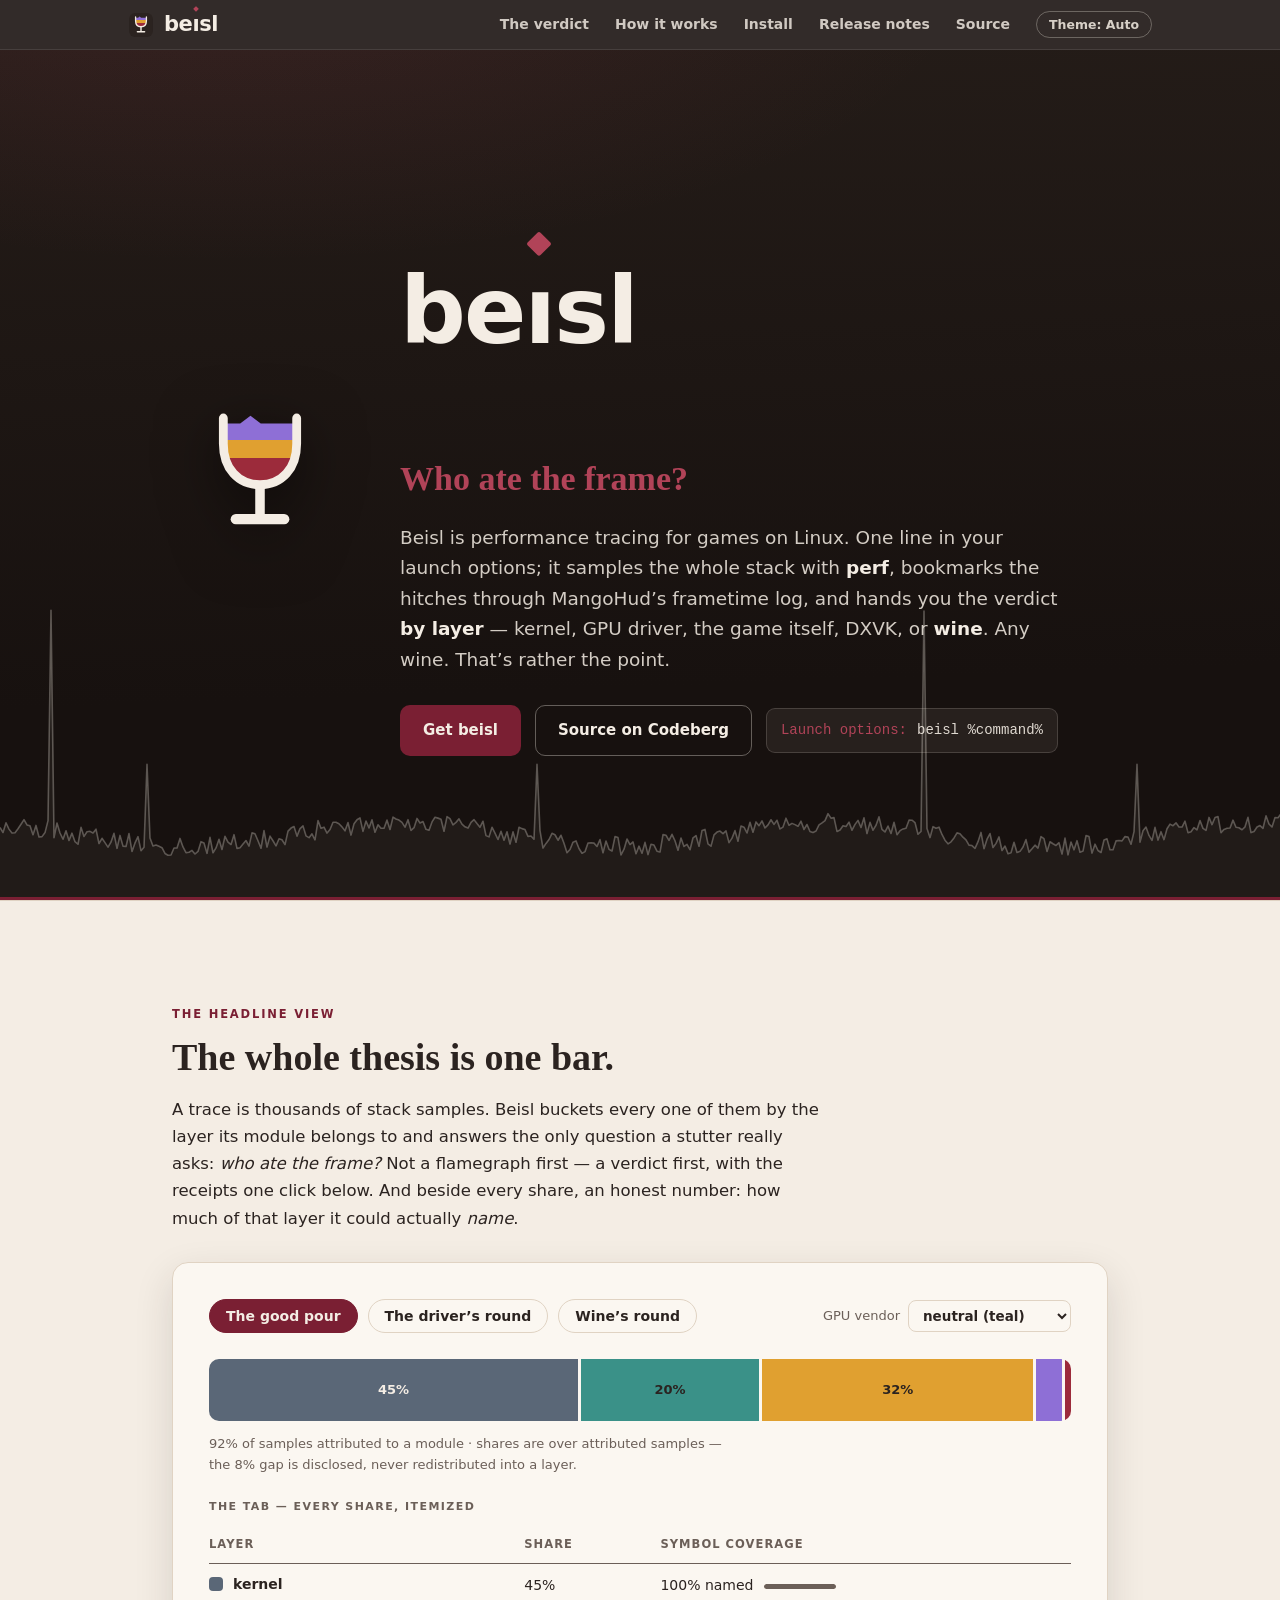
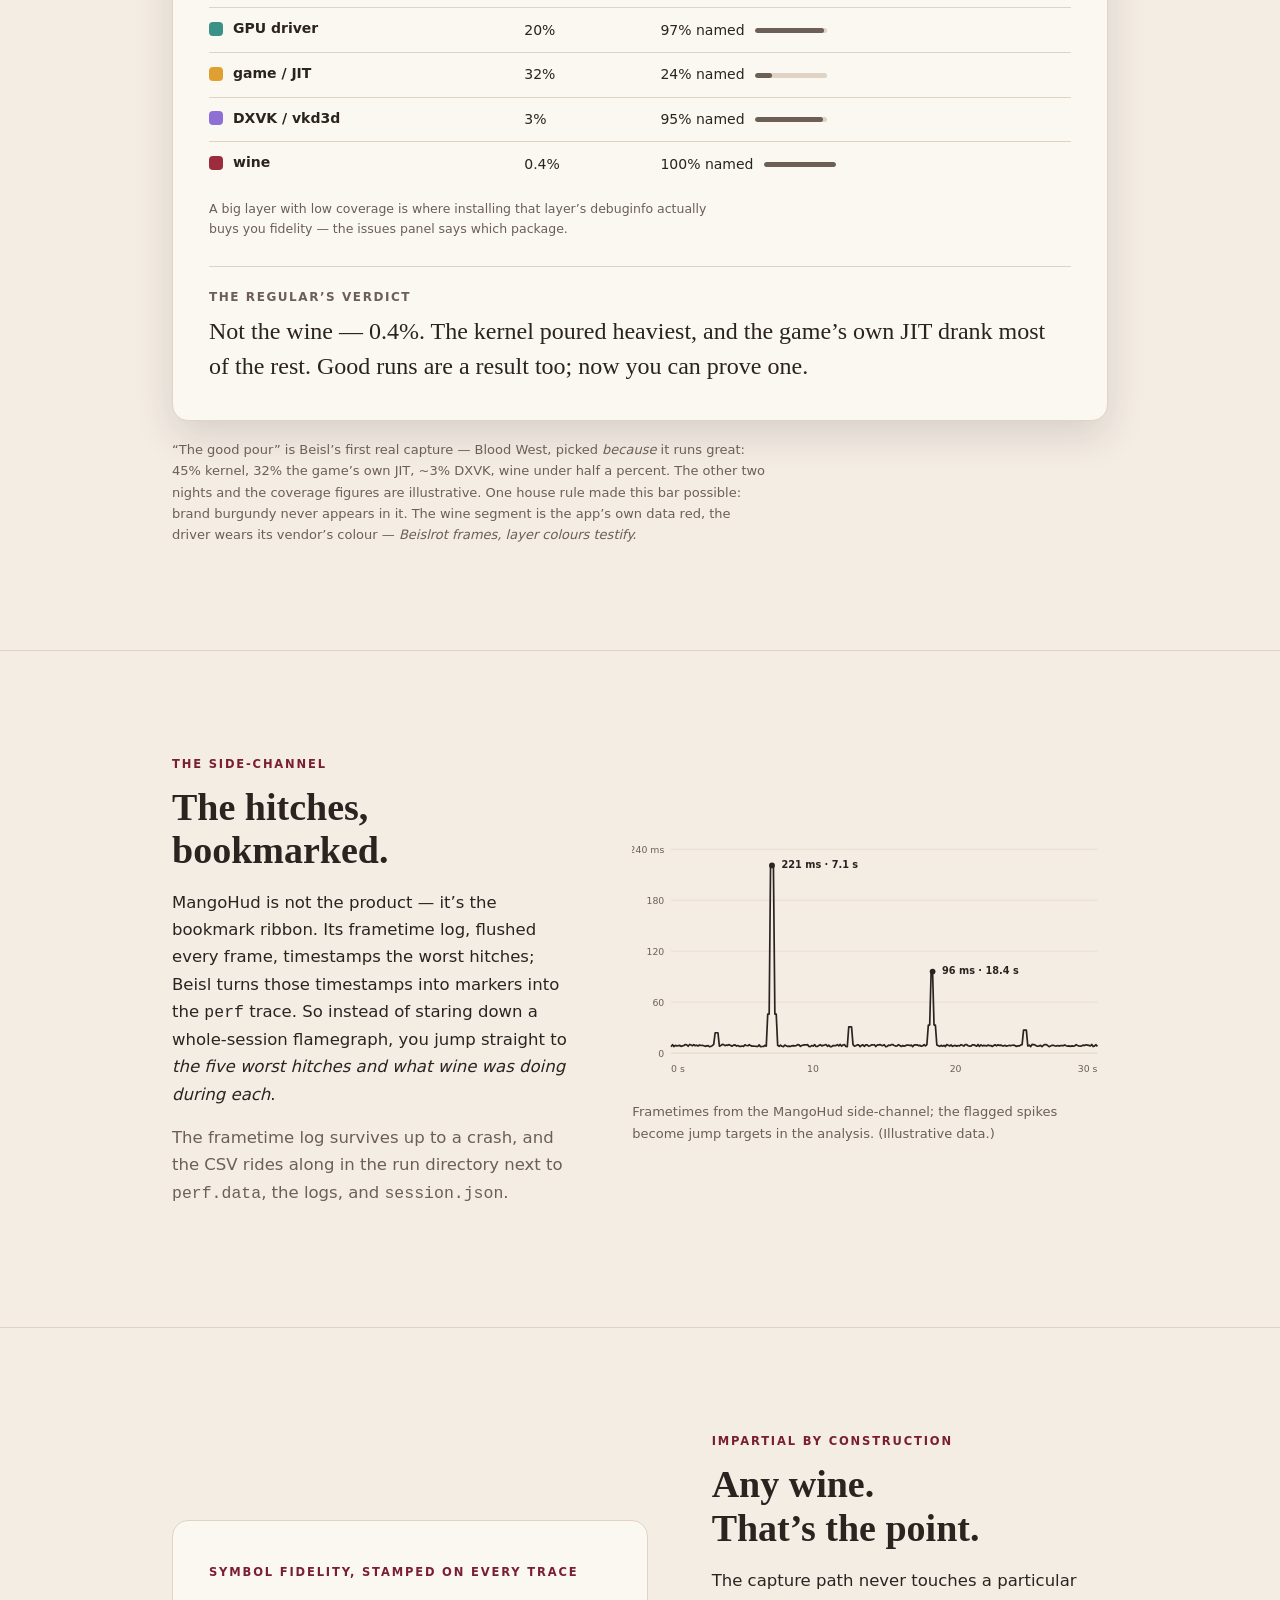
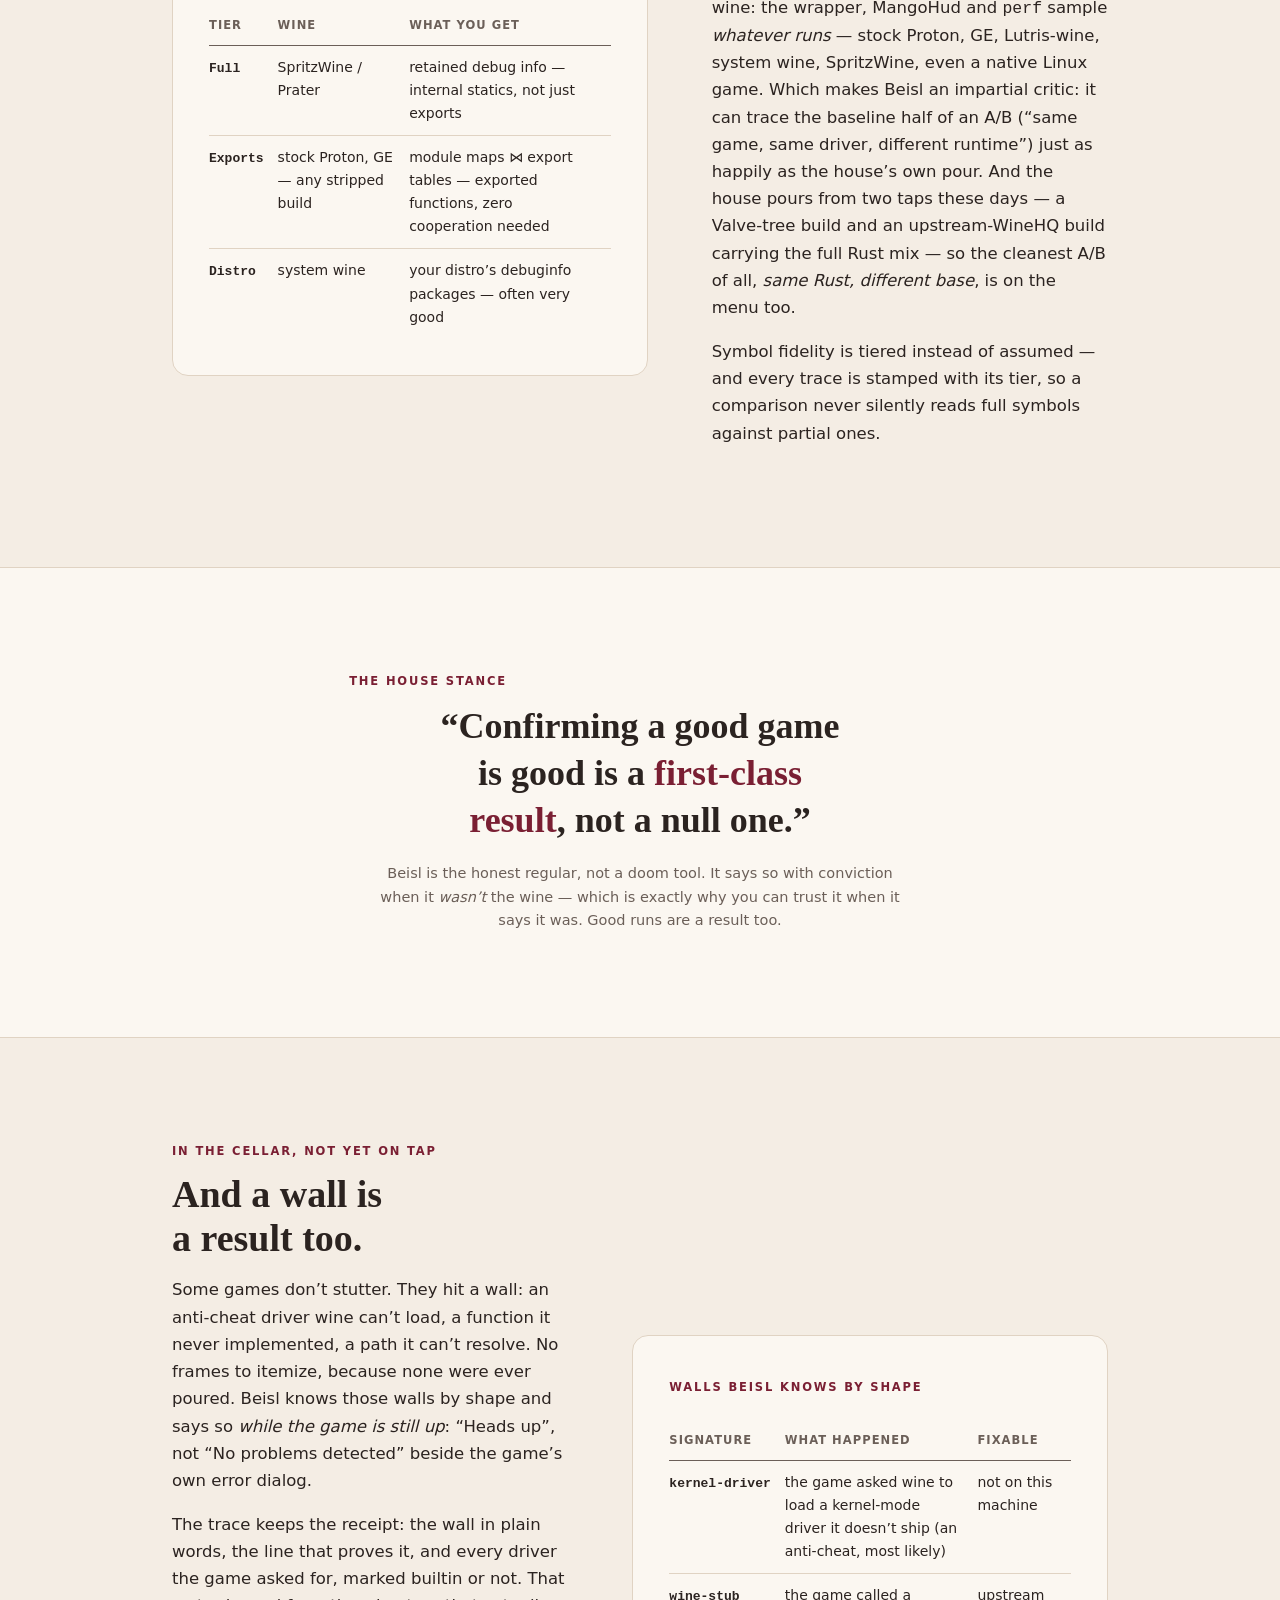
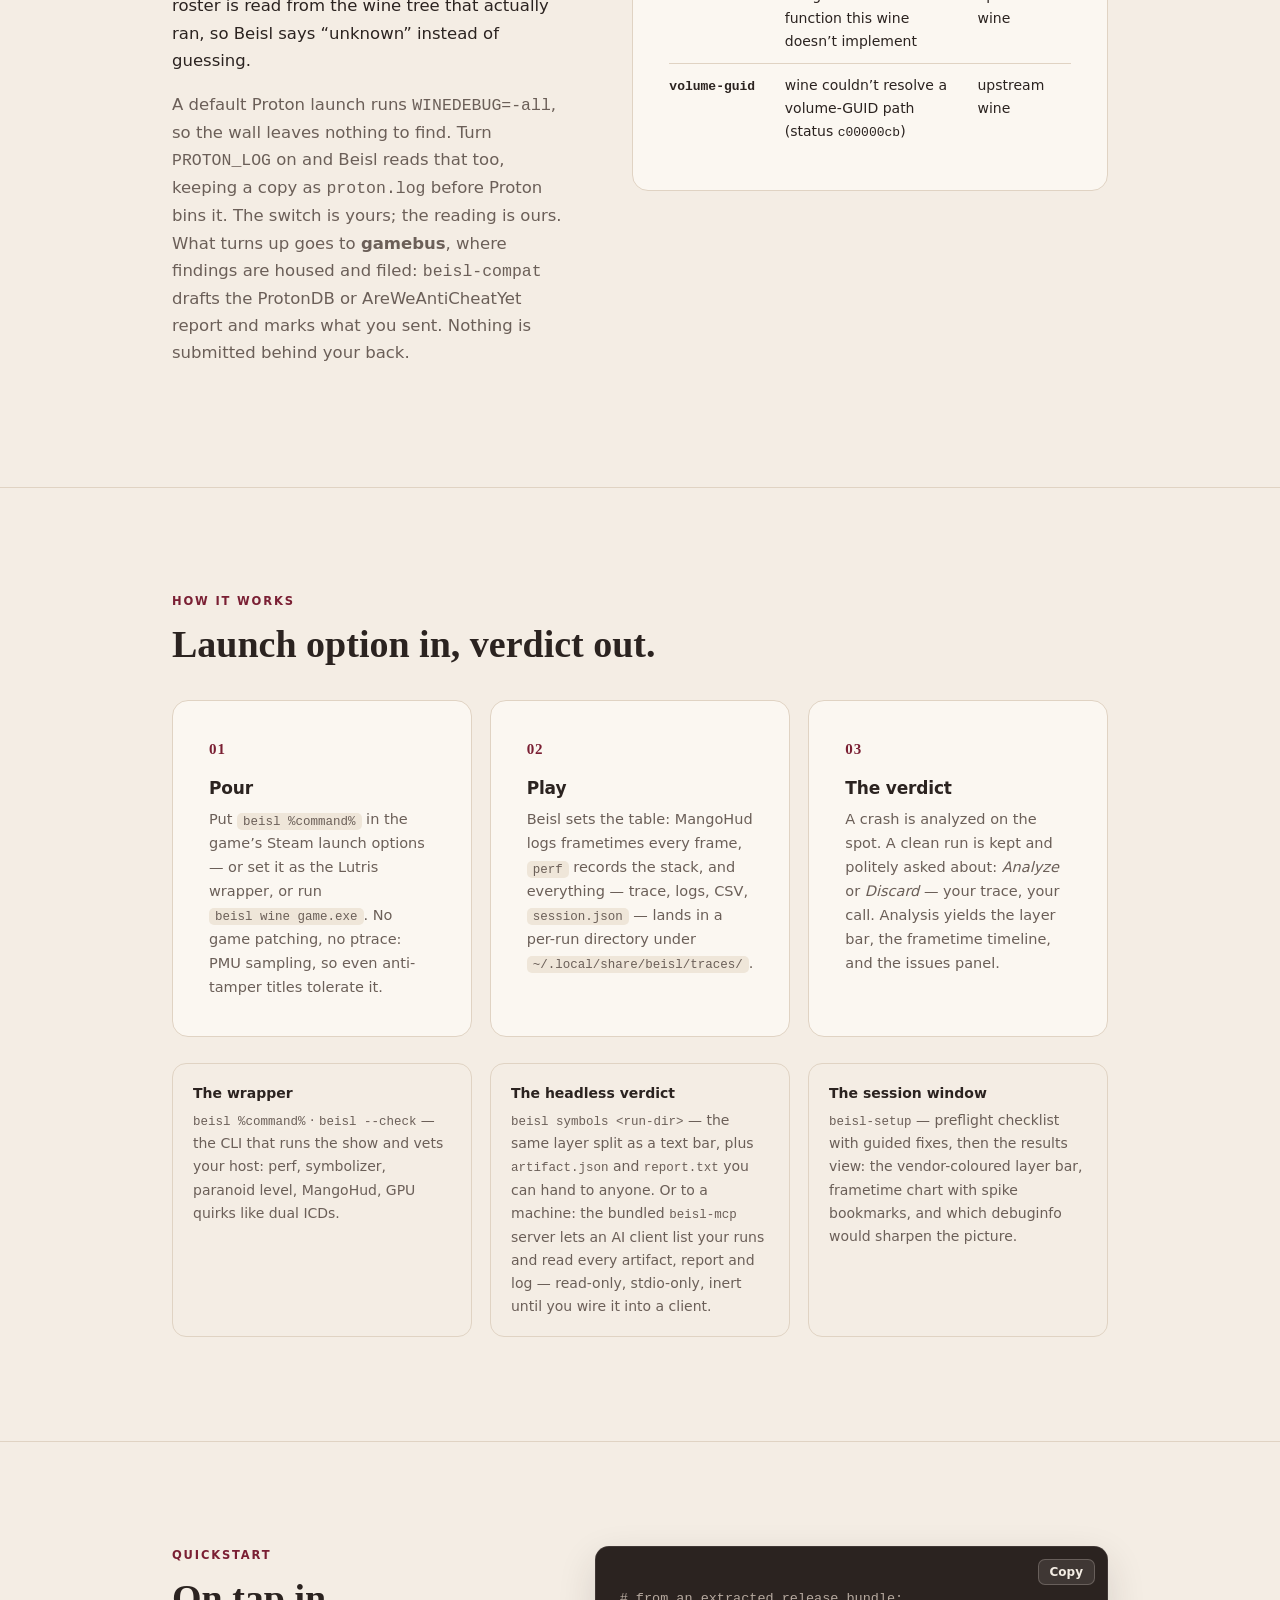
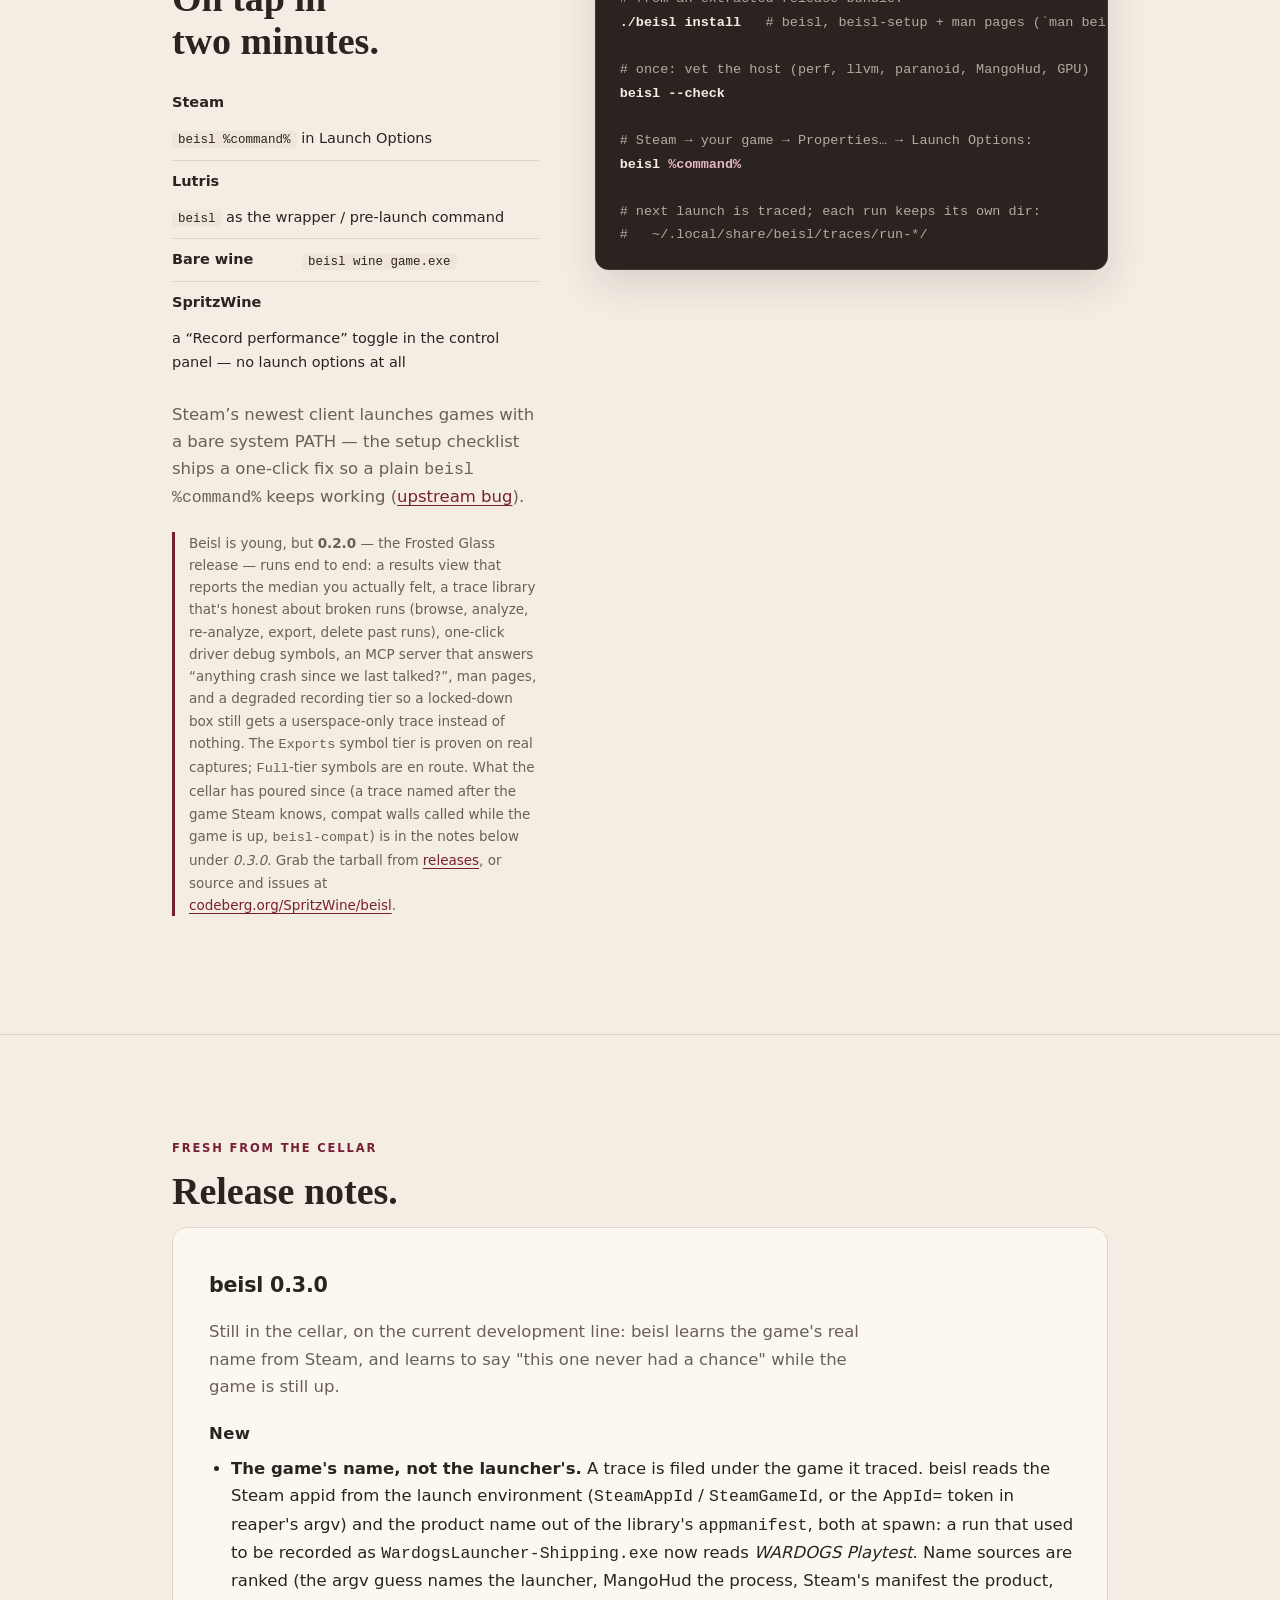
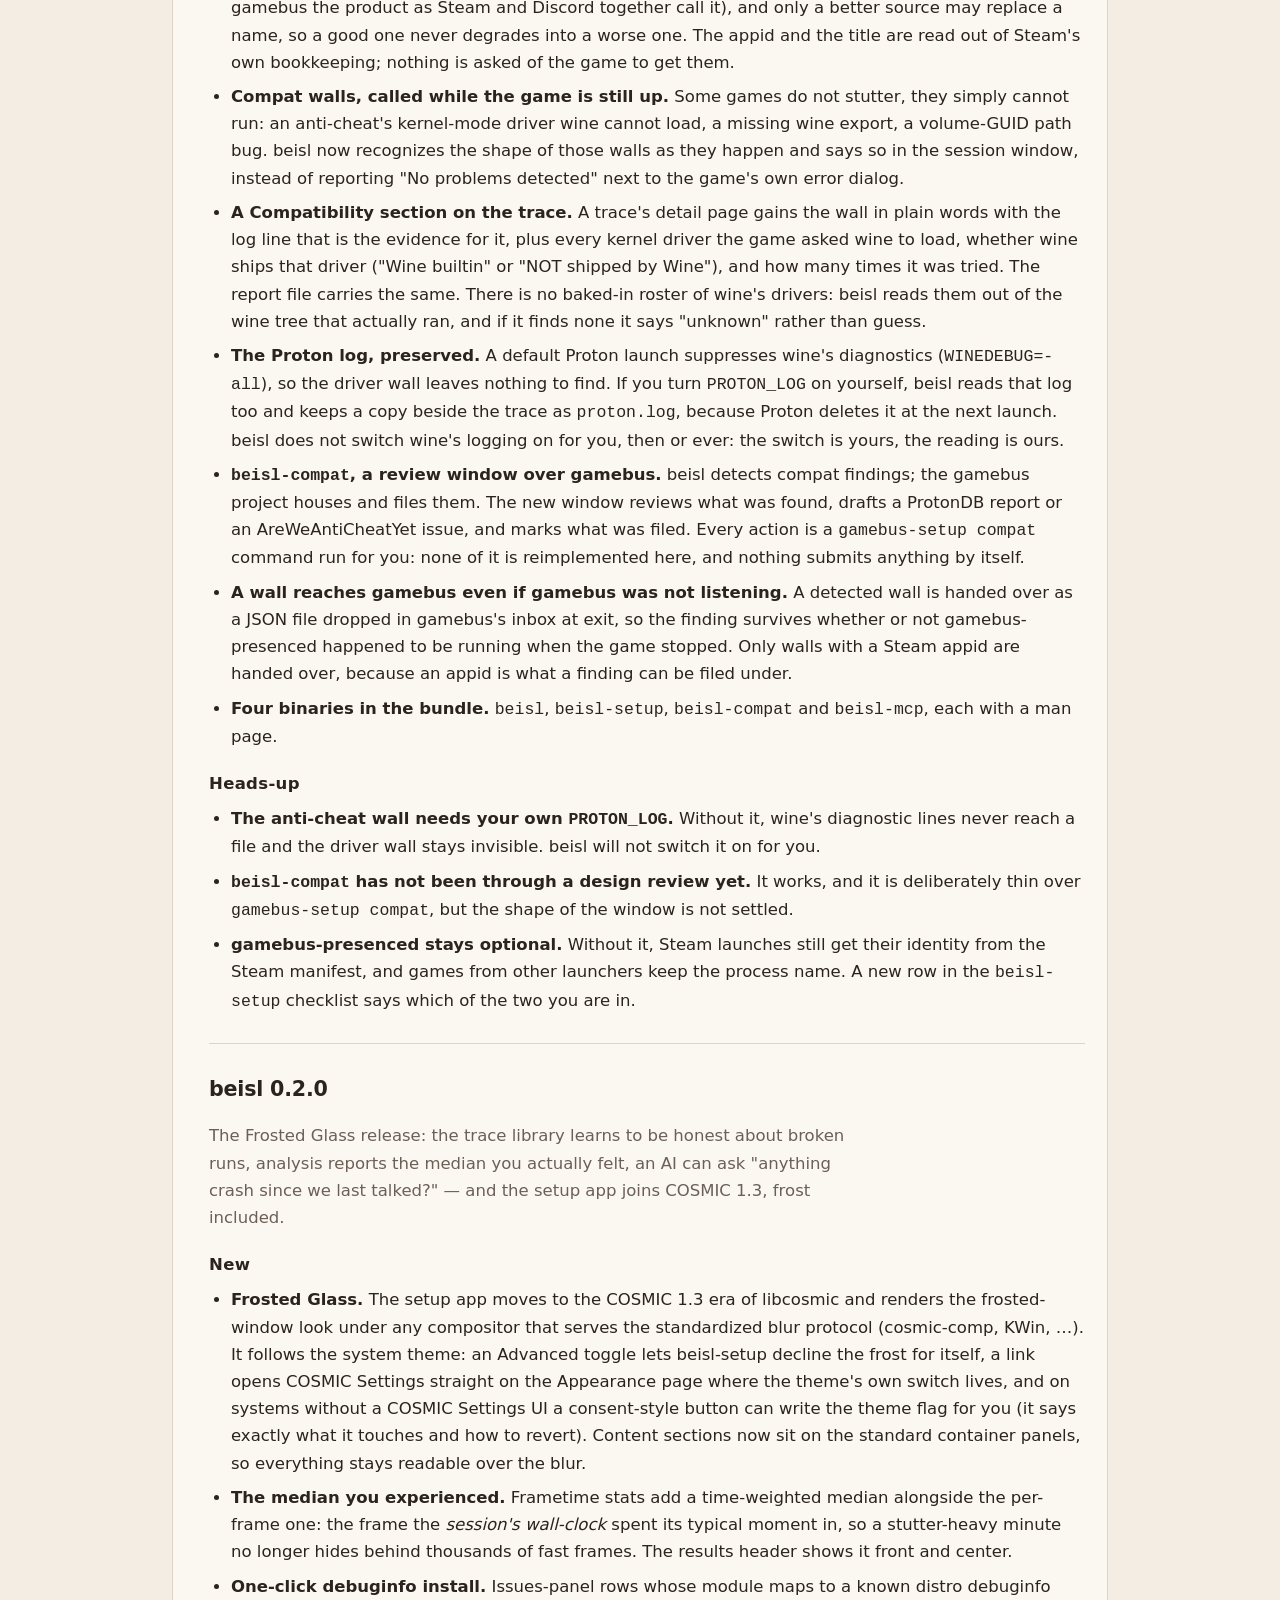
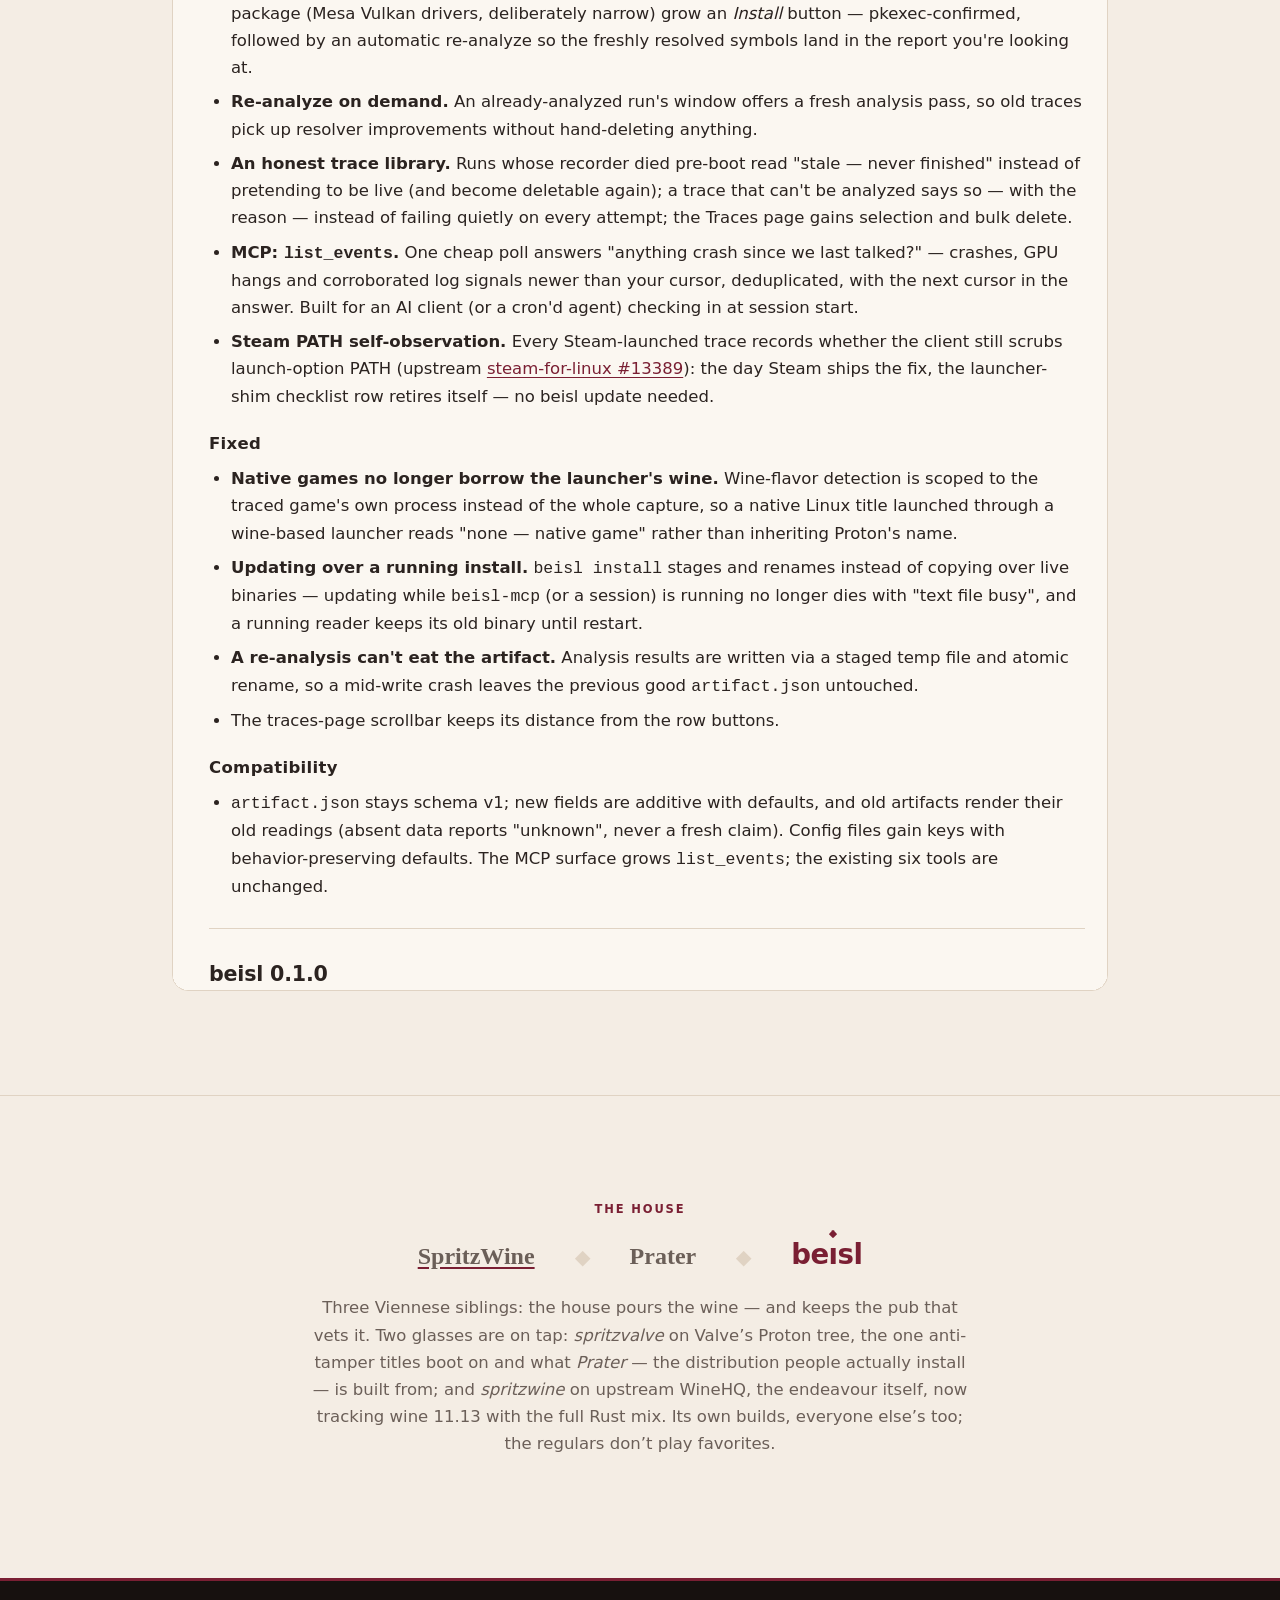
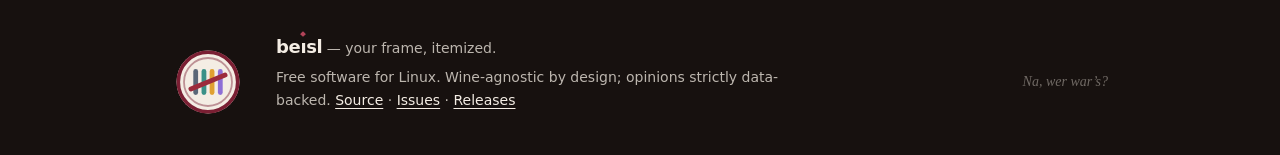
<file: index.html>
<!doctype html>
<html lang="en">
<head>
<meta charset="utf-8">
<meta name="viewport" content="width=device-width, initial-scale=1">
<title>beisl — who ate the frame?</title>
<meta name="description" content="Beisl is a Linux game performance-tracing tool. One line in your Steam launch options; it samples the whole stack with perf, bookmarks the hitches via MangoHud's frametime log, and hands you the verdict by layer: kernel, GPU driver, game, DXVK — or wine.">
<meta name="keywords" content="beisl, Linux game performance tracing, perf, MangoHud, frametime, wine, Proton, DXVK, GPU driver, stutter, hitch, profiling, layer verdict, SpritzWine">
<meta name="author" content="SpritzWine">
<meta name="robots" content="index, follow">
<meta name="theme-color" content="#9c2b3b">
<link rel="canonical" href="https://spritzwine.codeberg.page/beisl/">
<link rel="icon" type="image/svg+xml" href="assets/icon-glass-pour.svg">

<!-- Open Graph — the wordmark, itemized for social previews -->
<meta property="og:type" content="website">
<meta property="og:site_name" content="beisl">
<meta property="og:locale" content="en">
<meta property="og:url" content="https://spritzwine.codeberg.page/beisl/">
<meta property="og:title" content="beisl — who ate the frame?">
<meta property="og:description" content="Performance tracing for games on Linux. One line in your launch options; beisl samples the whole stack with perf, bookmarks hitches via MangoHud, and hands you the verdict by layer — kernel, GPU driver, game, DXVK, or wine.">
<meta property="og:image" content="https://spritzwine.codeberg.page/beisl/assets/icon-glass-pour.svg">
<meta property="og:image:alt" content="The beisl wordmark: a wine glass whose pour is the layer verdict and whose surface is a frametime trace.">

<!-- Twitter card -->
<meta name="twitter:card" content="summary">
<meta name="twitter:title" content="beisl — who ate the frame?">
<meta name="twitter:description" content="Performance tracing for games on Linux — the verdict by layer: kernel, GPU driver, game, DXVK, or wine.">
<meta name="twitter:image" content="https://spritzwine.codeberg.page/beisl/assets/icon-glass-pour.svg">

<!-- Structured data: beisl as a SoftwareApplication -->
<script type="application/ld+json">
{
  "@context": "https://schema.org",
  "@type": "SoftwareApplication",
  "name": "beisl",
  "applicationCategory": "DeveloperApplication",
  "operatingSystem": "Linux",
  "url": "https://spritzwine.codeberg.page/beisl/",
  "description": "Performance tracing for games on Linux. Samples the whole stack with perf, bookmarks hitches via MangoHud's frametime log, and reports the verdict by layer: kernel, GPU driver, the game, DXVK, or wine.",
  "downloadUrl": "https://codeberg.org/SpritzWine/beisl/releases",
  "codeRepository": "https://codeberg.org/SpritzWine/beisl",
  "author": { "@type": "Organization", "name": "SpritzWine" },
  "keywords": ["beisl", "perf", "Linux game performance", "frametime", "MangoHud", "wine", "Proton", "DXVK", "GPU driver", "stutter", "profiling", "tracing"]
}
</script>

<link rel="stylesheet" href="assets/style.css">
<script>
/* apply a stored theme before first paint to avoid a flash */
(function () {
  try {
    var t = localStorage.getItem("beisl-theme");
    if (t === "light" || t === "dark") document.documentElement.setAttribute("data-theme", t);
  } catch (e) {}
})();
</script>
</head>
<body>
<a class="skip-link" href="#main">Skip to content</a>

<header class="site-header">
  <div class="wrap bar">
    <a class="brand" href="#top" aria-label="beisl — home">
      <img src="assets/icon-glass-pour.svg" alt="" width="26" height="26">
      <span class="wordmark" aria-label="beisl">be<span class="i">ı<span class="tick" aria-hidden="true"></span></span>sl</span>
    </a>
    <nav aria-label="Site">
      <a href="#verdict" class="hide-sm">The verdict</a>
      <a href="#how" class="hide-sm">How it works</a>
      <a href="#install">Install</a>
      <a href="#notes" class="hide-sm">Release notes</a>
      <a href="https://codeberg.org/SpritzWine/beisl" rel="external">Source</a>
      <button id="theme-toggle" class="theme-toggle" type="button">Theme: Auto</button>
    </nav>
  </div>
</header>

<main id="main">

<!-- ======================= HERO — the dim pub ======================= -->
<section class="hero" id="top" aria-label="Introduction">
  <canvas id="hero-trace" aria-hidden="true"></canvas>
  <div class="wrap">
    <div class="hero-lockup">
      <!-- Das Glasl, bare: the drink is the layer bar, the surface is the
           frametime trace with one hitch spike -->
      <svg class="glass" viewBox="0 0 48 48" role="img"
           aria-label="The beisl glass: a wine glass whose pour is the layer verdict — DXVK violet, game amber, wine red — its surface a frametime trace with one spike.">
        <defs>
          <linearGradient id="hero-pour" gradientUnits="userSpaceOnUse" x1="24" y1="10.5" x2="24" y2="27.2">
            <stop offset="0" stop-color="#8e6fd6"/><stop offset="0.27" stop-color="#8e6fd6"/>
            <stop offset="0.27" stop-color="#e0a030"/><stop offset="0.57" stop-color="#e0a030"/>
            <stop offset="0.57" stop-color="#9c2b3b"/><stop offset="1" stop-color="#9c2b3b"/>
          </linearGradient>
        </defs>
        <path d="M14 10.5 L18.6 10.5 L21.4 8.4 L24.2 10.5 L34 10.5 L34 16 C34 22.8 29.9 27.2 24 27.2 C18.1 27.2 14 22.8 14 16 Z" fill="url(#hero-pour)"/>
        <path d="M14 9 V16 C14 22.8 18.1 27.2 24 27.2 C29.9 27.2 34 22.8 34 16 V9"
              fill="none" stroke="#f4ede4" stroke-width="2.4" stroke-linejoin="round" stroke-linecap="round"/>
        <rect x="22.7" y="27" width="2.6" height="8.2" fill="#f4ede4"/>
        <rect x="16" y="35.2" width="16" height="2.8" rx="1.4" fill="#f4ede4"/>
      </svg>
      <div>
        <h1 class="wordmark" aria-label="beisl">be<span class="i">ı<span class="tick" aria-hidden="true"></span></span>sl</h1>
        <p class="tagline">Who ate the frame?</p>
        <p class="lede">
          Beisl is performance tracing for games on Linux. One line in your launch
          options; it samples the whole stack with <b>perf</b>, bookmarks the hitches
          through MangoHud’s frametime log, and hands you the verdict <b>by layer</b>
          — kernel, GPU driver, the game itself, DXVK, or <b>wine</b>.
          Any wine. That’s rather the point.
        </p>
        <div class="hero-cta">
          <a class="btn btn-primary" href="#install">Get beisl</a>
          <a class="btn btn-ghost" href="https://codeberg.org/SpritzWine/beisl" rel="external">Source on Codeberg</a>
          <code class="hero-cmd"><span class="prompt">Launch options:</span> beisl %command%</code>
        </div>
      </div>
    </div>
  </div>
</section>

<!-- ======================= THE VERDICT ======================= -->
<section id="verdict" aria-labelledby="verdict-h">
  <div class="wrap">
    <div class="verdict-head">
      <p class="kicker">The headline view</p>
      <h2 id="verdict-h">The whole thesis is one bar.</h2>
      <p>
        A trace is thousands of stack samples. Beisl buckets every one of them by the
        layer its module belongs to and answers the only question a stutter really
        asks: <em>who ate the frame?</em> Not a flamegraph first — a verdict first,
        with the receipts one click below. And beside every share, an honest number:
        how much of that layer it could actually <em>name</em>.
      </p>
    </div>

    <div class="card verdict-card">
      <div class="scenario-row" role="group" aria-label="Example nights">
        <button class="scenario-btn" type="button" data-scenario="clean" aria-pressed="true">The good pour</button>
        <button class="scenario-btn" type="button" data-scenario="driver" aria-pressed="false">The driver’s round</button>
        <button class="scenario-btn" type="button" data-scenario="wine" aria-pressed="false">Wine’s round</button>
        <span class="spacer"></span>
        <label class="vendor-field">GPU vendor
          <select id="vendor-select" aria-label="Colour the driver segment by GPU vendor">
            <option value="neutral" selected>neutral (teal)</option>
            <option value="intel">Intel — blue</option>
            <option value="amd">AMD — red</option>
            <option value="nvidia">NVIDIA — green</option>
          </select>
        </label>
      </div>

      <div id="layerbar" class="layerbar" role="group"
           aria-label="Layer split of attributed CPU samples — who ate the frame"></div>
      <p id="attributed-note" class="attributed-note" aria-live="polite"></p>

      <table class="tab-table">
        <caption>The tab — every share, itemized</caption>
        <thead>
          <tr><th scope="col">Layer</th><th scope="col">Share</th><th scope="col">Symbol coverage</th></tr>
        </thead>
        <tbody id="tab-body"></tbody>
      </table>
      <p class="cov-hint">A big layer with low coverage is where installing that layer’s
        debuginfo actually buys you fidelity — the issues panel says which package.</p>

      <p class="verdict-line" aria-live="polite">
        <span class="who">The regular’s verdict</span>
        <span id="verdict-text"></span>
      </p>
    </div>

    <p class="demo-footnote">
      “The good pour” is Beisl’s first real capture — Blood West, picked <em>because</em>
      it runs great: 45% kernel, 32% the game’s own JIT, ~3% DXVK, wine under half a
      percent. The other two nights and the coverage figures are illustrative. One house
      rule made this bar possible: brand burgundy never appears in it. The wine segment is
      the app’s own data red, the driver wears its vendor’s colour —
      <em>Beislrot frames, layer colours testify.</em>
    </p>
  </div>
</section>

<!-- ======================= SIDE-CHANNEL ======================= -->
<section aria-labelledby="side-h">
  <div class="wrap split">
    <div>
      <p class="kicker">The side-channel</p>
      <h2 id="side-h">The hitches, bookmarked.</h2>
      <p>
        MangoHud is not the product — it’s the bookmark ribbon. Its frametime log,
        flushed every frame, timestamps the worst hitches; Beisl turns those
        timestamps into markers into the <code>perf</code> trace. So instead of
        staring down a whole-session flamegraph, you jump straight to
        <em>the five worst hitches and what wine was doing during each</em>.
      </p>
      <p class="muted">
        The frametime log survives up to a crash, and the CSV rides along in the
        run directory next to <code>perf.data</code>, the logs, and
        <code>session.json</code>.
      </p>
    </div>
    <figure class="frametime-fig">
      <svg id="frametime-svg" viewBox="0 0 560 300" role="img"
           aria-label="A frametime timeline: a steady line around 8 milliseconds with two spikes standing out — 221 milliseconds at 7.1 seconds and 96 milliseconds at 18.4 seconds — each flagged as a bookmark into the perf trace.">
        <!-- gridlines: 0/60/120/180/240 ms -->
        <line class="gridline" x1="46" y1="258" x2="548" y2="258"/>
        <line class="gridline" x1="46" y1="198" x2="548" y2="198" opacity="0.6"/>
        <line class="gridline" x1="46" y1="138" x2="548" y2="138" opacity="0.6"/>
        <line class="gridline" x1="46" y1="78"  x2="548" y2="78"  opacity="0.6"/>
        <line class="gridline" x1="46" y1="18"  x2="548" y2="18"  opacity="0.6"/>
        <text class="axis-label" x="38" y="262" text-anchor="end">0</text>
        <text class="axis-label" x="38" y="202" text-anchor="end">60</text>
        <text class="axis-label" x="38" y="142" text-anchor="end">120</text>
        <text class="axis-label" x="38" y="82"  text-anchor="end">180</text>
        <text class="axis-label" x="38" y="22"  text-anchor="end">240 ms</text>
        <text class="axis-label" x="46"  y="280">0 s</text>
        <text class="axis-label" x="213" y="280" text-anchor="middle">10</text>
        <text class="axis-label" x="381" y="280" text-anchor="middle">20</text>
        <text class="axis-label" x="548" y="280" text-anchor="end">30 s</text>
        <!-- the trace itself: one series, ink only -->
        <polyline id="frametime-line" class="trace" points=""/>
        <!-- bookmarked spikes -->
        <circle class="spike-mark" cx="164.8" cy="37" r="3.4"/>
        <text class="spike-flag" x="176" y="40">221 ms · 7.1 s</text>
        <circle class="spike-mark" cx="353.9" cy="162" r="3.4"/>
        <text class="spike-flag" x="365" y="165">96 ms · 18.4 s</text>
      </svg>
      <figcaption>Frametimes from the MangoHud side-channel; the flagged spikes become
        jump targets in the analysis. (Illustrative data.)</figcaption>
    </figure>
  </div>
</section>

<!-- ======================= WINE-AGNOSTIC ======================= -->
<section aria-labelledby="agnostic-h">
  <div class="wrap split rev">
    <div class="card">
      <table class="tier-table">
        <caption class="kicker" style="caption-side:top;text-align:left;padding-bottom:12px;">Symbol fidelity, stamped on every trace</caption>
        <thead>
          <tr><th scope="col">Tier</th><th scope="col">Wine</th><th scope="col">What you get</th></tr>
        </thead>
        <tbody>
          <tr>
            <th scope="row"><span class="tier-name">Full</span></th>
            <td>SpritzWine / Prater</td>
            <td>retained debug info — internal statics, not just exports</td>
          </tr>
          <tr>
            <th scope="row"><span class="tier-name">Exports</span></th>
            <td>stock Proton, GE — any stripped build</td>
            <td>module maps ⋈ export tables — exported functions, zero cooperation needed</td>
          </tr>
          <tr>
            <th scope="row"><span class="tier-name">Distro</span></th>
            <td>system wine</td>
            <td>your distro’s debuginfo packages — often very good</td>
          </tr>
        </tbody>
      </table>
    </div>
    <div>
      <p class="kicker">Impartial by construction</p>
      <h2 id="agnostic-h">Any wine. That’s the point.</h2>
      <p>
        The capture path never touches a particular wine: the wrapper, MangoHud and
        <code>perf</code> sample <em>whatever runs</em> — stock Proton, GE,
        Lutris-wine, system wine, SpritzWine, even a native Linux game. Which makes
        Beisl an impartial critic: it can trace the baseline half of an A/B
        (“same game, same driver, different runtime”) just as happily as the house’s own pour.
        And the house pours from two taps these days — a Valve-tree build and an
        upstream-WineHQ build carrying the full Rust mix — so the cleanest A/B of all,
        <em>same Rust, different base</em>, is on the menu too.
      </p>
      <p>
        Symbol fidelity is tiered instead of assumed — and every trace is stamped
        with its tier, so a comparison never silently reads full symbols against
        partial ones.
      </p>
    </div>
  </div>
</section>

<!-- ======================= GOOD RUNS ======================= -->
<section class="goodrun" aria-labelledby="good-h">
  <div class="wrap">
    <p class="kicker" id="good-h">The house stance</p>
    <blockquote class="quote" cite="https://codeberg.org/SpritzWine/beisl">
      “Confirming a good game is good is a <em>first-class result</em>, not a null one.”
    </blockquote>
    <p class="attrib">
      Beisl is the honest regular, not a doom tool. It says so with conviction when it
      <em>wasn’t</em> the wine — which is exactly why you can trust it when it says it was.
      Good runs are a result too.
    </p>
  </div>
</section>

<!-- ======================= COMPAT WALLS ======================= -->
<section id="walls" aria-labelledby="walls-h">
  <div class="wrap split">
    <div>
      <p class="kicker">In the cellar, not yet on tap</p>
      <h2 id="walls-h">And a wall is a result too.</h2>
      <p>
        Some games don’t stutter. They hit a wall: an anti-cheat driver wine
        can’t load, a function it never implemented, a path it can’t resolve.
        No frames to itemize, because none were ever poured. Beisl knows those
        walls by shape and says so <em>while the game is still up</em>:
        “Heads up”, not “No problems detected” beside the game’s own error
        dialog.
      </p>
      <p>
        The trace keeps the receipt: the wall in plain words, the line that
        proves it, and every driver the game asked for, marked builtin or not.
        That roster is read from the wine tree that actually ran, so Beisl says
        “unknown” instead of guessing.
      </p>
      <p class="muted">
        A default Proton launch runs <code>WINEDEBUG=-all</code>, so the wall
        leaves nothing to find. Turn <code>PROTON_LOG</code> on and Beisl reads
        that too, keeping a copy as <code>proton.log</code> before Proton bins
        it. The switch is yours; the reading is ours. What turns up goes to
        <b>gamebus</b>, where findings are housed and filed:
        <code>beisl-compat</code> drafts the ProtonDB or AreWeAntiCheatYet
        report and marks what you sent. Nothing is submitted behind your back.
      </p>
    </div>
    <div class="card">
      <table class="tier-table">
        <caption class="kicker" style="caption-side:top;text-align:left;padding-bottom:12px;">Walls Beisl knows by shape</caption>
        <thead>
          <tr><th scope="col">Signature</th><th scope="col">What happened</th><th scope="col">Fixable</th></tr>
        </thead>
        <tbody>
          <tr>
            <th scope="row"><span class="tier-name">kernel-driver</span></th>
            <td>the game asked wine to load a kernel-mode driver it doesn’t ship (an anti-cheat, most likely)</td>
            <td>not on this machine</td>
          </tr>
          <tr>
            <th scope="row"><span class="tier-name">wine-stub</span></th>
            <td>the game called a function this wine doesn’t implement</td>
            <td>upstream wine</td>
          </tr>
          <tr>
            <th scope="row"><span class="tier-name">volume-guid</span></th>
            <td>wine couldn’t resolve a volume-GUID path (status <code>c00000cb</code>)</td>
            <td>upstream wine</td>
          </tr>
        </tbody>
      </table>
    </div>
  </div>
</section>

<!-- ======================= HOW IT WORKS ======================= -->
<section id="how" aria-labelledby="how-h">
  <div class="wrap">
    <p class="kicker">How it works</p>
    <h2 id="how-h">Launch option in, verdict out.</h2>

    <ol class="steps" style="list-style:none;padding:0;margin-top:34px;">
      <li class="step card">
        <h3>Pour</h3>
        <p>Put <code>beisl %command%</code> in the game’s Steam launch options —
        or set it as the Lutris wrapper, or run <code>beisl wine game.exe</code>.
        No game patching, no ptrace: PMU sampling, so even anti-tamper titles
        tolerate it.</p>
      </li>
      <li class="step card">
        <h3>Play</h3>
        <p>Beisl sets the table: MangoHud logs frametimes every frame,
        <code>perf</code> records the stack, and everything — trace, logs, CSV,
        <code>session.json</code> — lands in a per-run directory under
        <code>~/.local/share/beisl/traces/</code>.</p>
      </li>
      <li class="step card">
        <h3>The verdict</h3>
        <p>A crash is analyzed on the spot. A clean run is kept and politely asked
        about: <em>Analyze</em> or <em>Discard</em> — your trace, your call. Analysis
        yields the layer bar, the frametime timeline, and the issues panel.</p>
      </li>
    </ol>

    <div class="surfaces">
      <div class="surface">
        <b>The wrapper</b>
        <code>beisl %command%</code> · <code>beisl --check</code> — the CLI that runs the
        show and vets your host: perf, symbolizer, paranoid level, MangoHud, GPU quirks
        like dual ICDs.
      </div>
      <div class="surface">
        <b>The headless verdict</b>
        <code>beisl symbols &lt;run-dir&gt;</code> — the same layer split as a text bar,
        plus <code>artifact.json</code> and <code>report.txt</code> you can hand to
        anyone. Or to a machine: the bundled <code>beisl-mcp</code> server lets an AI
        client list your runs and read every artifact, report and log — read-only,
        stdio-only, inert until you wire it into a client.
      </div>
      <div class="surface">
        <b>The session window</b>
        <code>beisl-setup</code> — preflight checklist with guided fixes, then the
        results view: the vendor-coloured layer bar, frametime chart with spike
        bookmarks, and which debuginfo would sharpen the picture.
      </div>
    </div>
  </div>
</section>

<!-- ======================= INSTALL ======================= -->
<section id="install" aria-labelledby="install-h">
  <div class="wrap install-grid">
    <div>
      <p class="kicker">Quickstart</p>
      <h2 id="install-h">On tap in two minutes.</h2>
      <ul class="entry-list">
        <li><span class="ctx">Steam</span> <span><code>beisl %command%</code> in Launch Options</span></li>
        <li><span class="ctx">Lutris</span> <span><code>beisl</code> as the wrapper / pre-launch command</span></li>
        <li><span class="ctx">Bare wine</span> <span><code>beisl wine game.exe</code></span></li>
        <li><span class="ctx">SpritzWine</span> <span>a “Record performance” toggle in the control panel — no launch options at all</span></li>
      </ul>
      <p class="muted">Steam’s newest client launches games with a bare system PATH —
        the setup checklist ships a one-click fix so a plain <code>beisl %command%</code>
        keeps working (<a href="https://github.com/ValveSoftware/steam-for-linux/issues/13389"
        rel="external">upstream bug</a>).</p>
      <p class="status-note">
        Beisl is young, but <b>0.2.0</b> — the Frosted Glass release —
        runs end to end: a results view that reports the median you actually felt,
        a trace library that's honest about broken runs (browse, analyze,
        re-analyze, export, delete past runs), one-click driver debug symbols,
        an MCP server that answers “anything crash since we last talked?”,
        man pages, and a degraded recording tier so a locked-down box still gets
        a userspace-only trace instead of nothing. The
        <code>Exports</code> symbol tier is proven on real captures;
        <code>Full</code>-tier symbols are en route. What the cellar has poured
        since (a trace named after the game Steam knows, compat walls called
        while the game is up, <code>beisl-compat</code>) is in the notes below
        under <em>0.3.0</em>. Grab the tarball from
        <a href="https://codeberg.org/SpritzWine/beisl/releases" rel="external">releases</a>,
        or source and issues at
        <a href="https://codeberg.org/SpritzWine/beisl" rel="external">codeberg.org/SpritzWine/beisl</a>.
      </p>
    </div>
    <div class="codeblock">
      <button id="copy-cmd" class="copy-btn" type="button"
              aria-label="Copy the launch option: beisl percent command percent">Copy</button>
<pre><code><span class="c"># from an extracted release bundle:</span>
<span class="cmd">./beisl install</span>   <span class="c"># beisl, beisl-setup + man pages (`man beisl`)</span>

<span class="c"># once: vet the host (perf, llvm, paranoid, MangoHud, GPU)</span>
<span class="cmd">beisl --check</span>

<span class="c"># Steam → your game → Properties… → Launch Options:</span>
<span class="cmd">beisl <span class="hl">%command%</span></span>

<span class="c"># next launch is traced; each run keeps its own dir:</span>
<span class="c">#   ~/.local/share/beisl/traces/run-*/</span></code></pre>
    </div>
  </div>
</section>

<!-- ======================= RELEASE NOTES ======================= -->
<section id="notes" aria-labelledby="notes-h">
  <div class="wrap">
    <p class="kicker">Fresh from the cellar</p>
    <h2 id="notes-h">Release notes.</h2>
    <div id="release-notes" class="release-notes card">
      <!-- site.js replaces this with releasenotes.md (same-origin fetch; the file is
           a verbatim copy of the repo's RELEASENOTES.md — see README.md). Under
           file:// or if the fetch fails, this fallback link stays. -->
      <p>Read the current
        <a href="https://codeberg.org/SpritzWine/beisl/src/branch/main/RELEASENOTES.md"
           rel="external">release notes on Codeberg</a>.</p>
    </div>
  </div>
</section>

<!-- ======================= FAMILY ======================= -->
<section class="family" aria-labelledby="family-h">
  <div class="wrap">
    <p class="kicker" id="family-h">The house</p>
    <div class="sibs" aria-label="The Viennese family: SpritzWine, Prater, and Beisl">
      <a href="https://spritzwine.codeberg.page/spritzwine/"><span class="other">SpritzWine</span></a>
      <span class="dotsep" aria-hidden="true">◆</span>
      <span class="other">Prater</span>
      <span class="dotsep" aria-hidden="true">◆</span>
      <span class="self wordmark" style="font-size:1.15em;" aria-label="beisl">be<span class="i">ı<span class="tick" aria-hidden="true"></span></span>sl</span>
    </div>
    <p class="muted" style="margin-top:18px;">
      Three Viennese siblings: the house pours the wine — and keeps the pub that vets it.
      Two glasses are on tap: <em>spritzvalve</em> on Valve’s Proton tree, the one
      anti-tamper titles boot on and what <em>Prater</em> — the distribution people
      actually install — is built from; and <em>spritzwine</em> on upstream WineHQ,
      the endeavour itself, now tracking wine 11.13 with the full Rust mix. Its own
      builds, everyone else’s too; the regulars don’t play favorites.
    </p>
  </div>
</section>

</main>

<footer class="site-footer">
  <div class="wrap cols">
    <img class="coaster" src="assets/icon-coaster-tab.svg" alt="Der Deckel — the beisl coaster mark: the layer tally, struck through in wine red" width="72" height="72">
    <div>
      <span class="wordmark" aria-label="beisl">be<span class="i">ı<span class="tick" aria-hidden="true"></span></span>sl</span>
      — your frame, itemized.
      <p class="fine">
        Free software for Linux. Wine-agnostic by design; opinions strictly data-backed.
        <a href="https://codeberg.org/SpritzWine/beisl" rel="external">Source</a> ·
        <a href="https://codeberg.org/SpritzWine/beisl/issues" rel="external">Issues</a> ·
        <a href="https://codeberg.org/SpritzWine/beisl/releases" rel="external">Releases</a>
      </p>
    </div>
    <span class="easter" lang="de-AT" aria-hidden="true">Na, wer war’s?</span>
  </div>
</footer>

<script src="assets/site.js"></script>
</body>
</html>
</file>
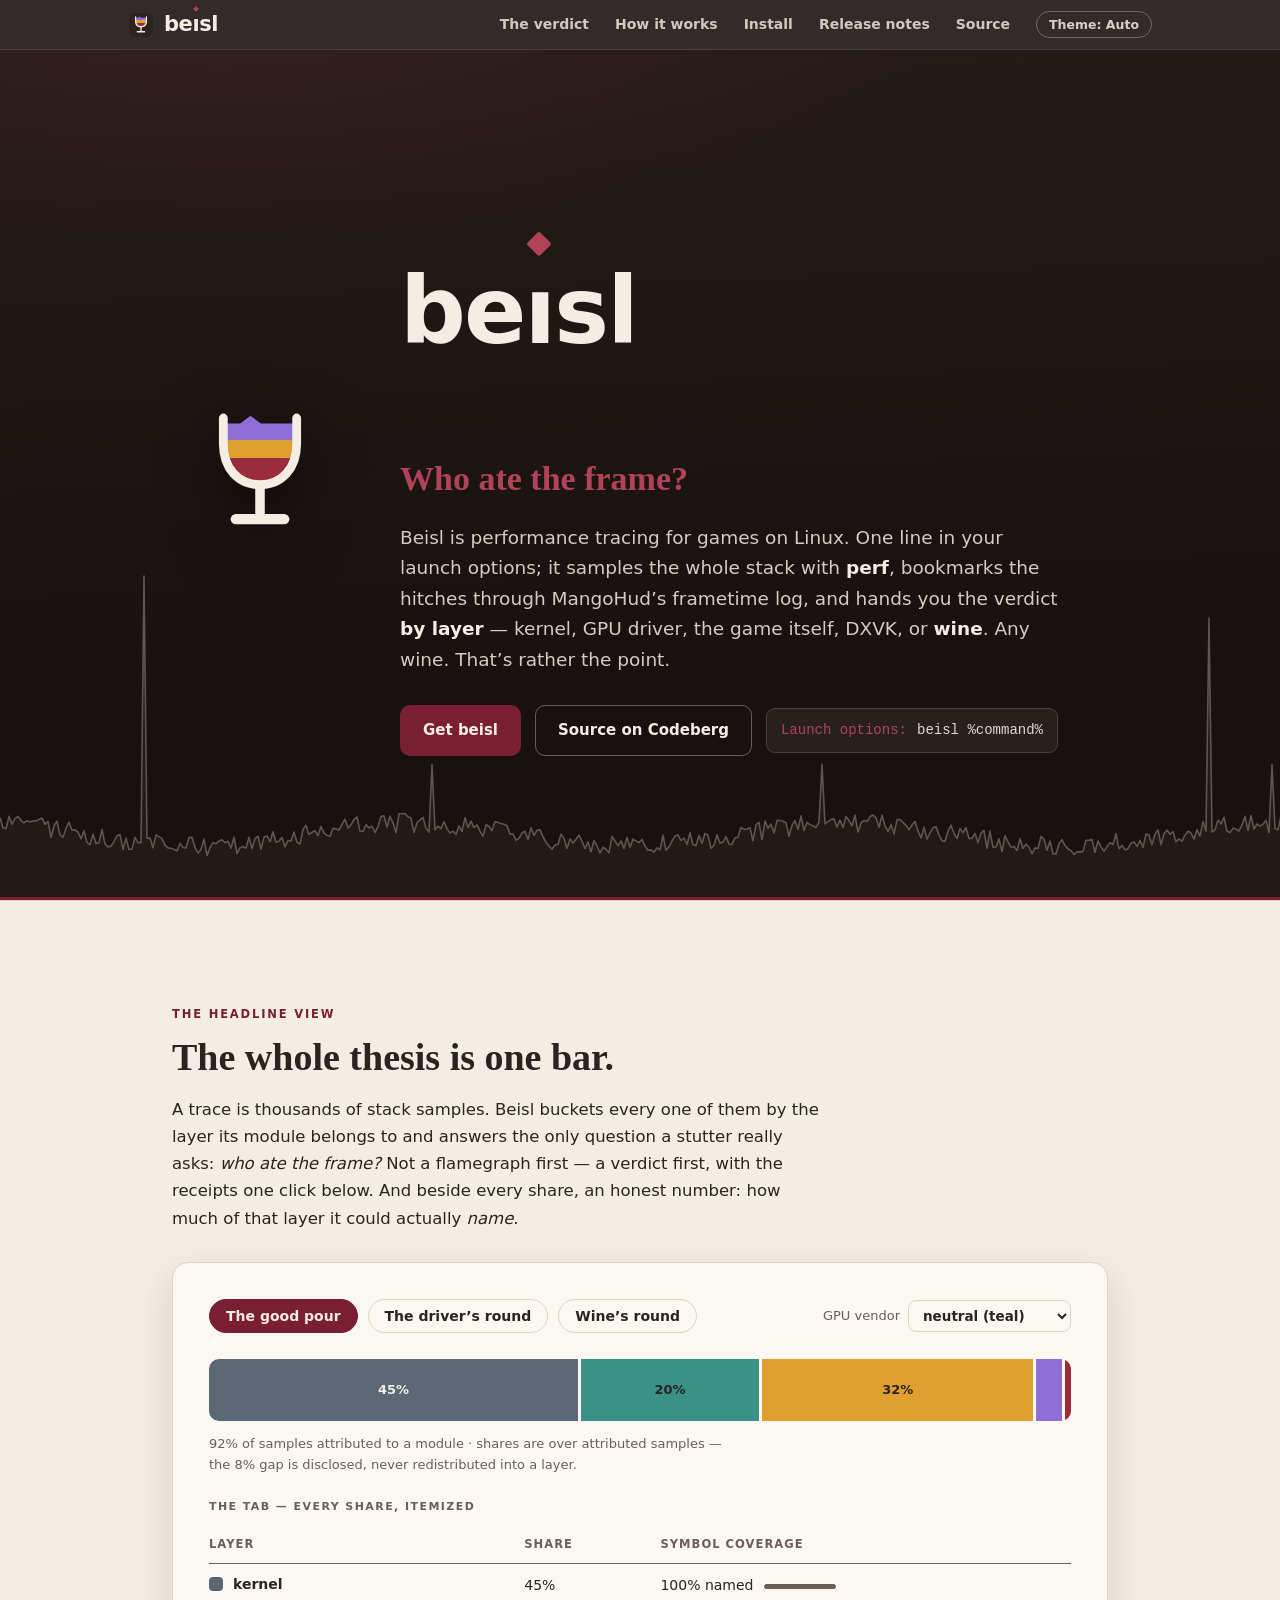
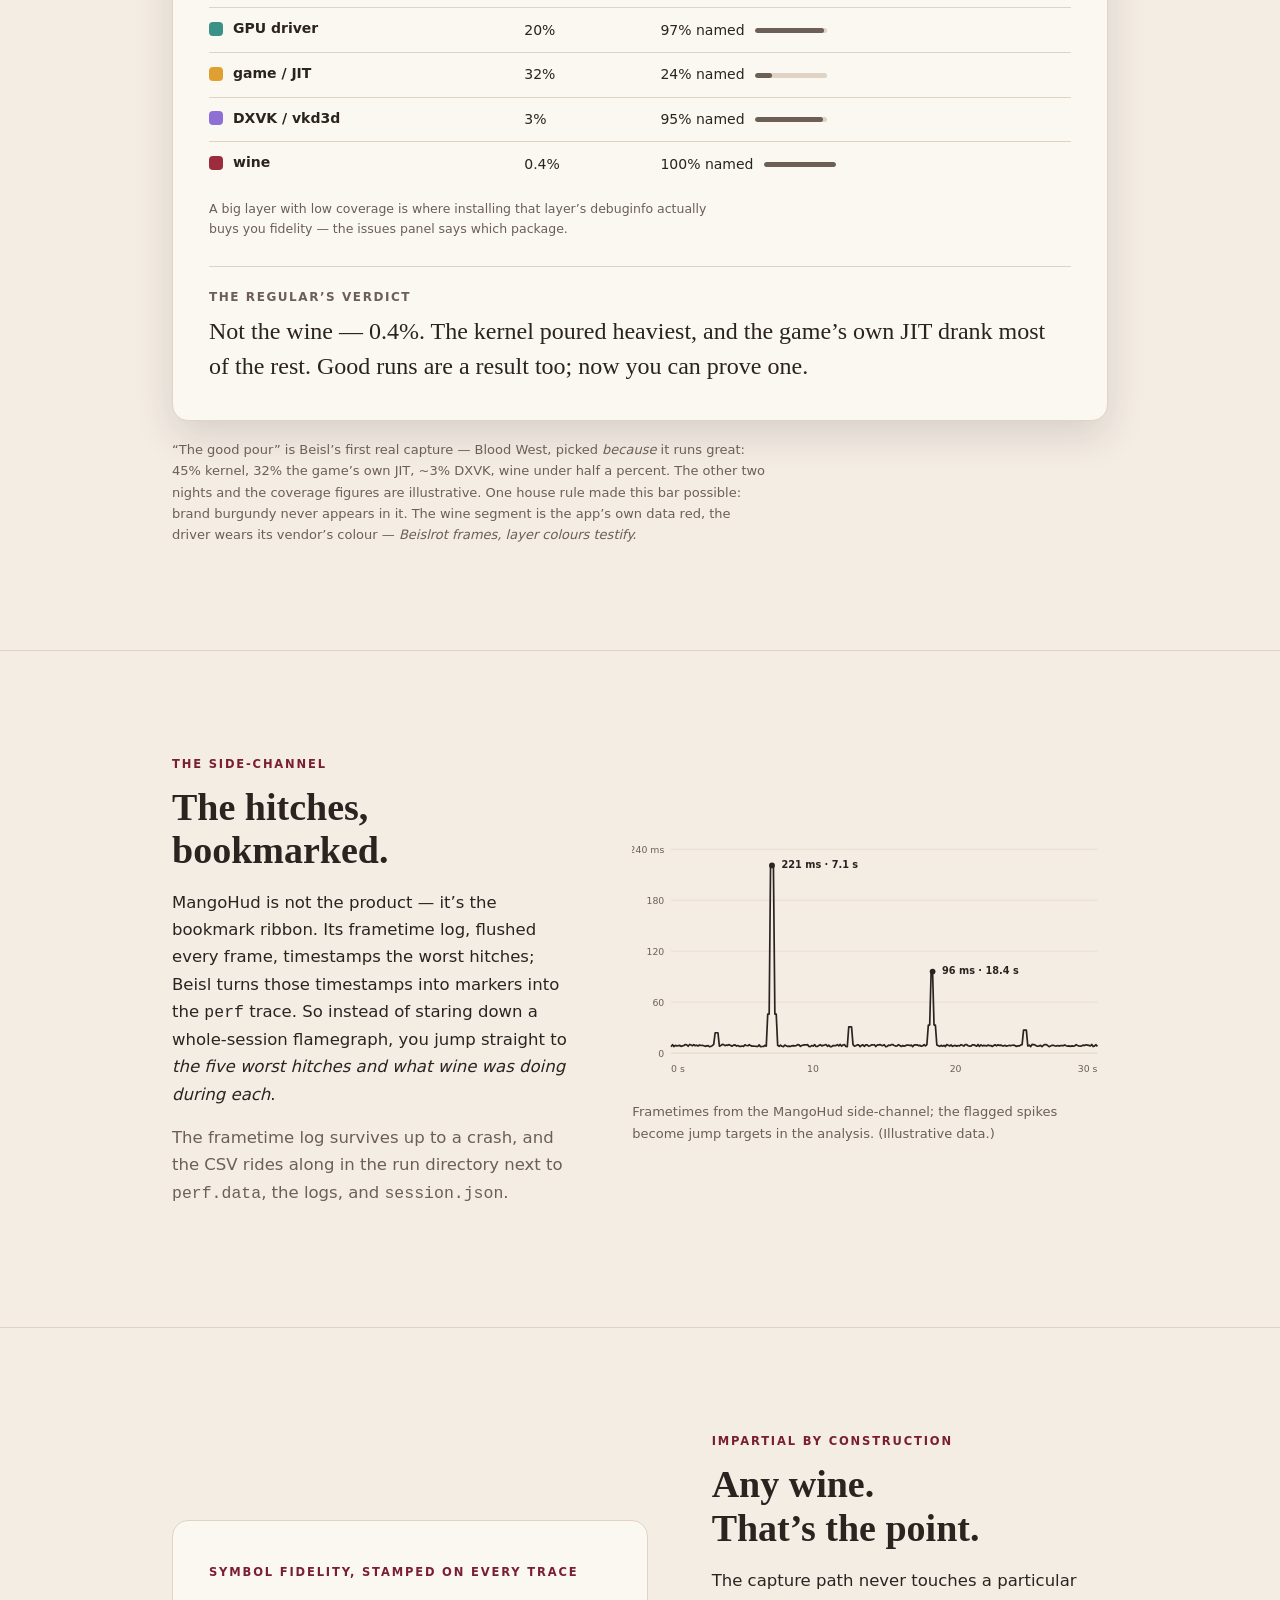
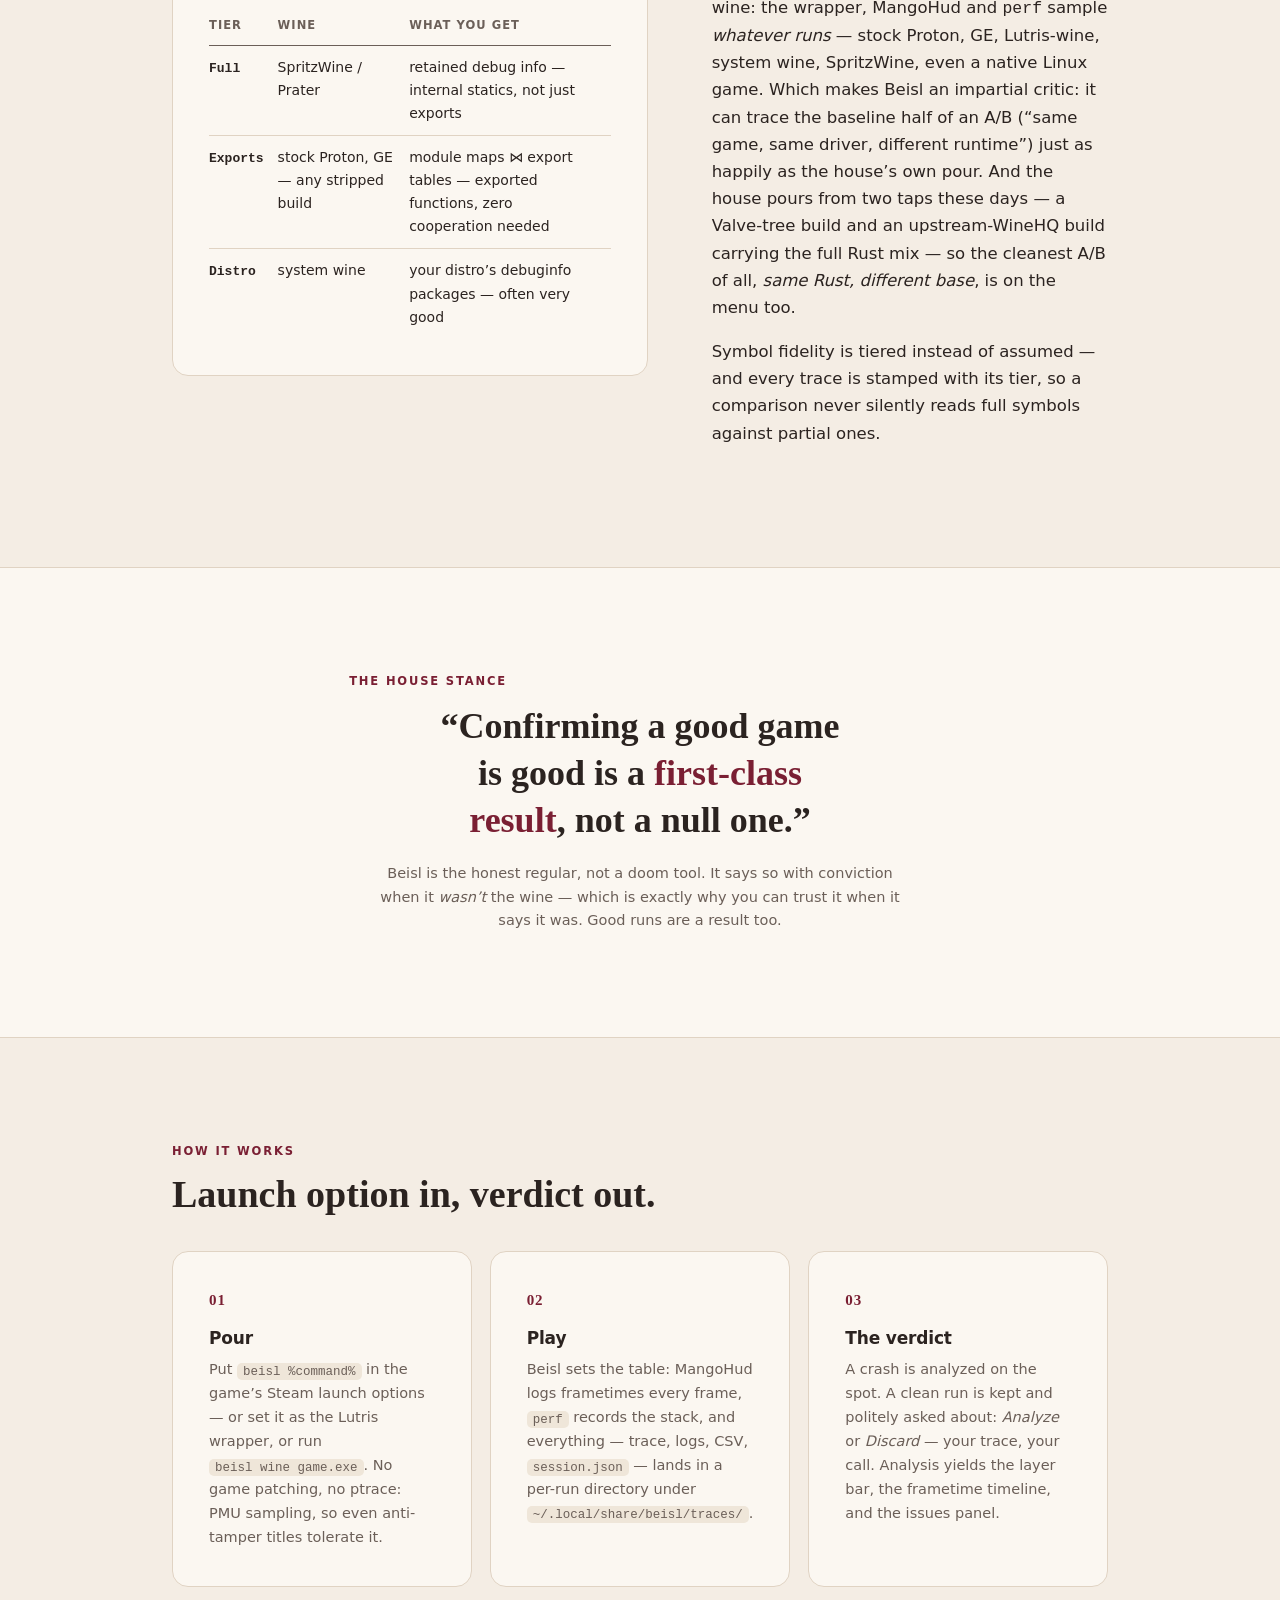
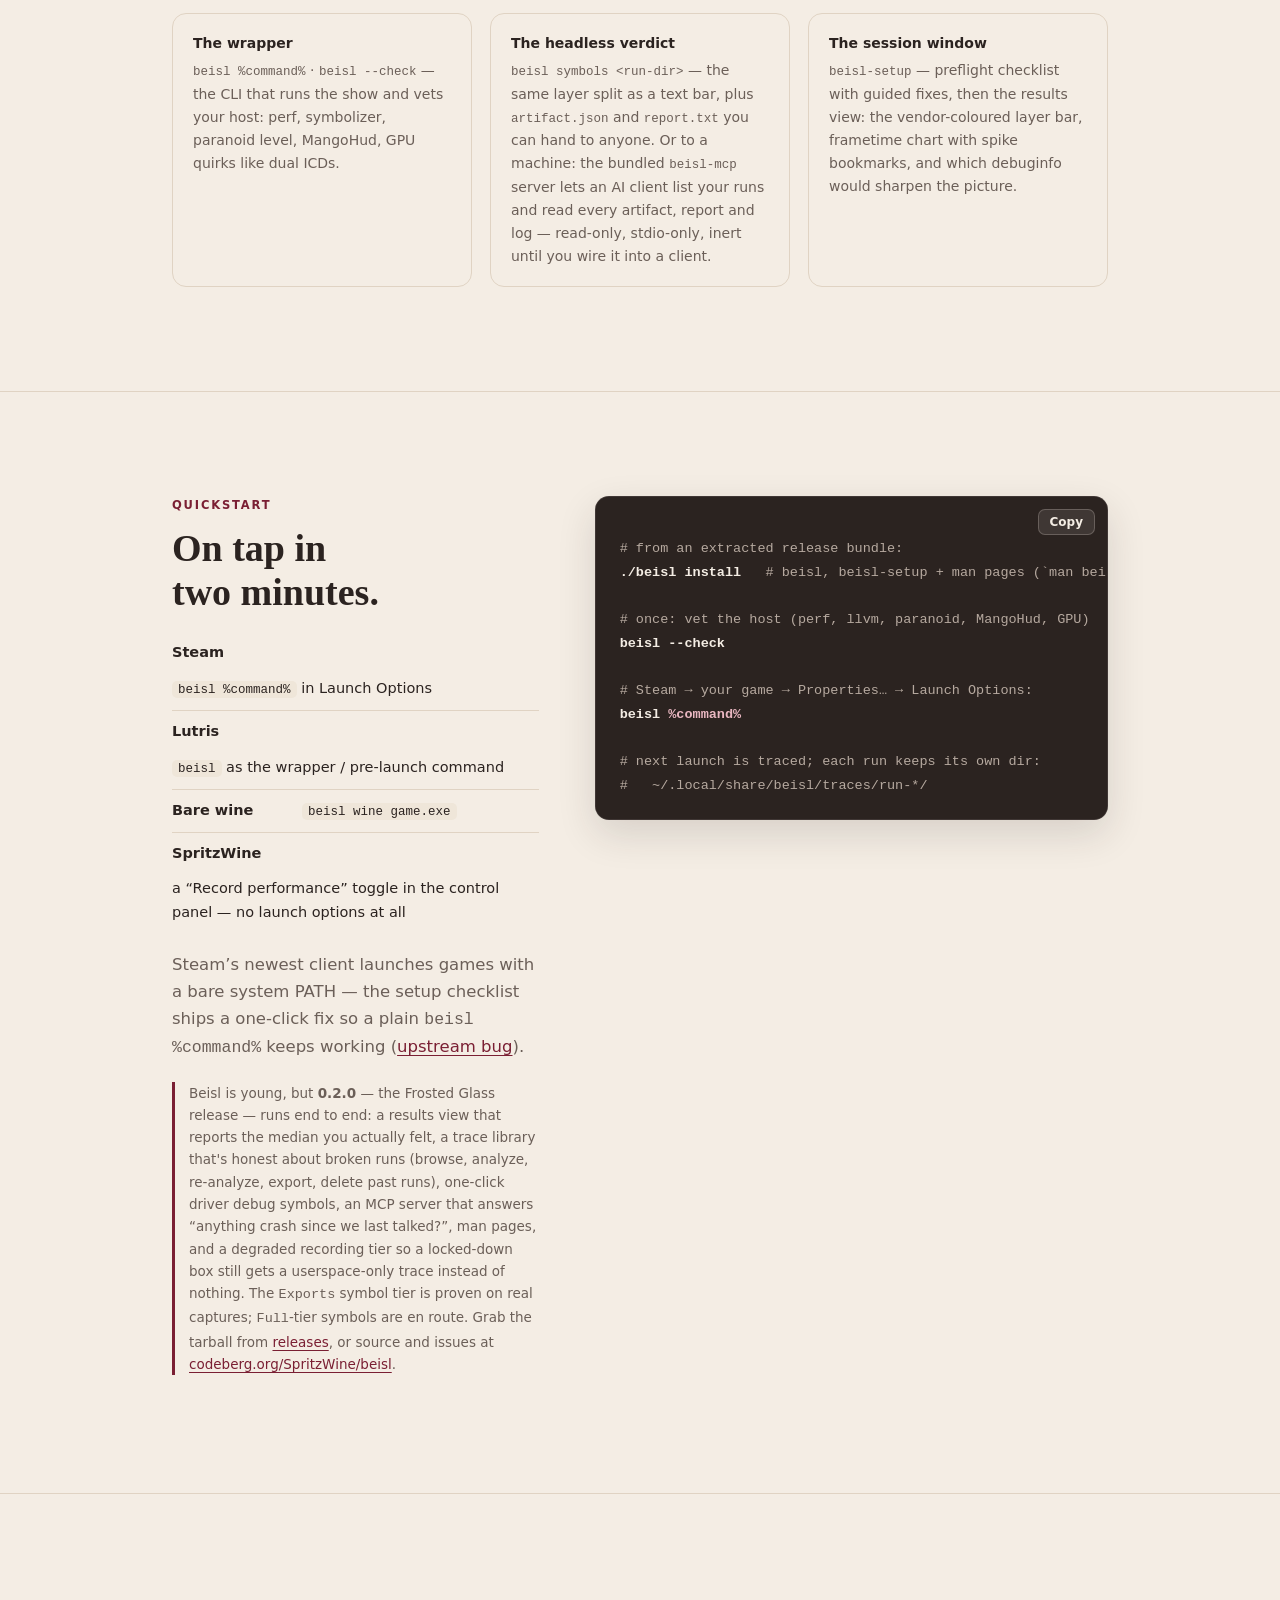
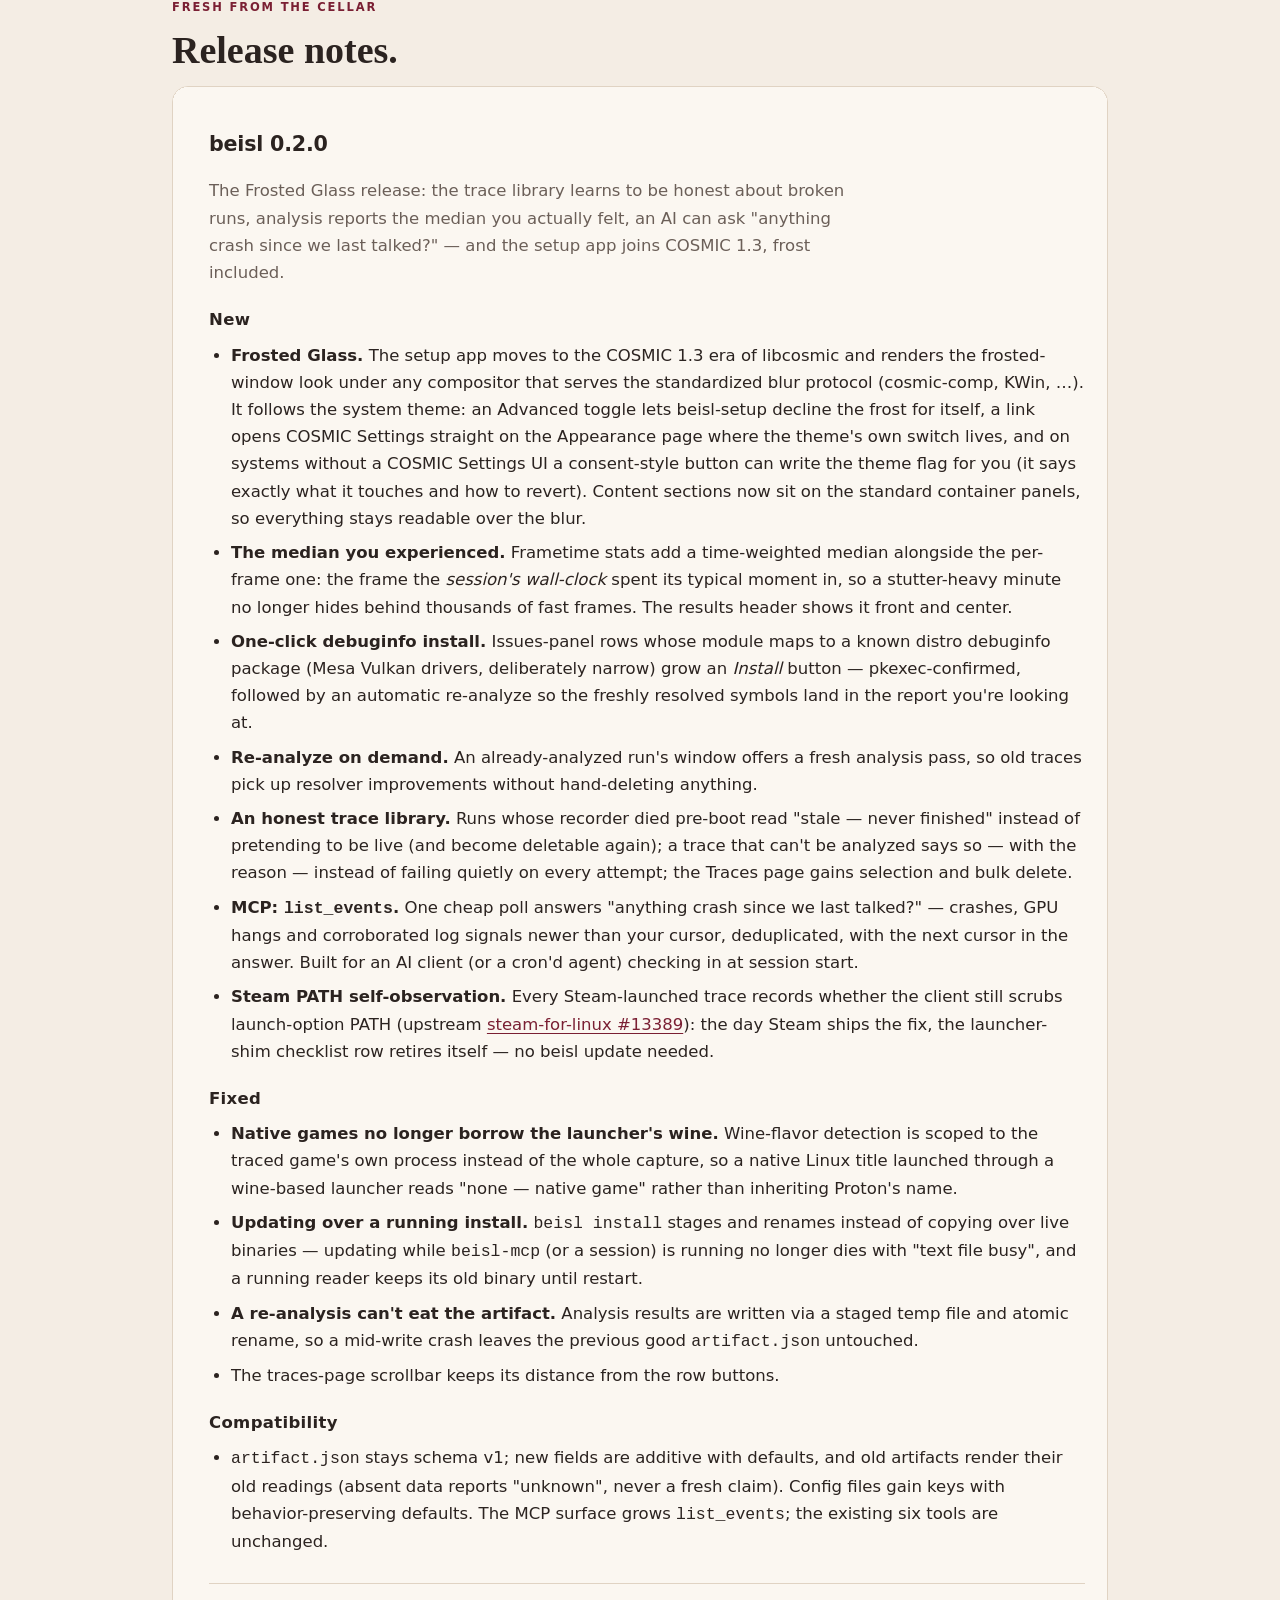
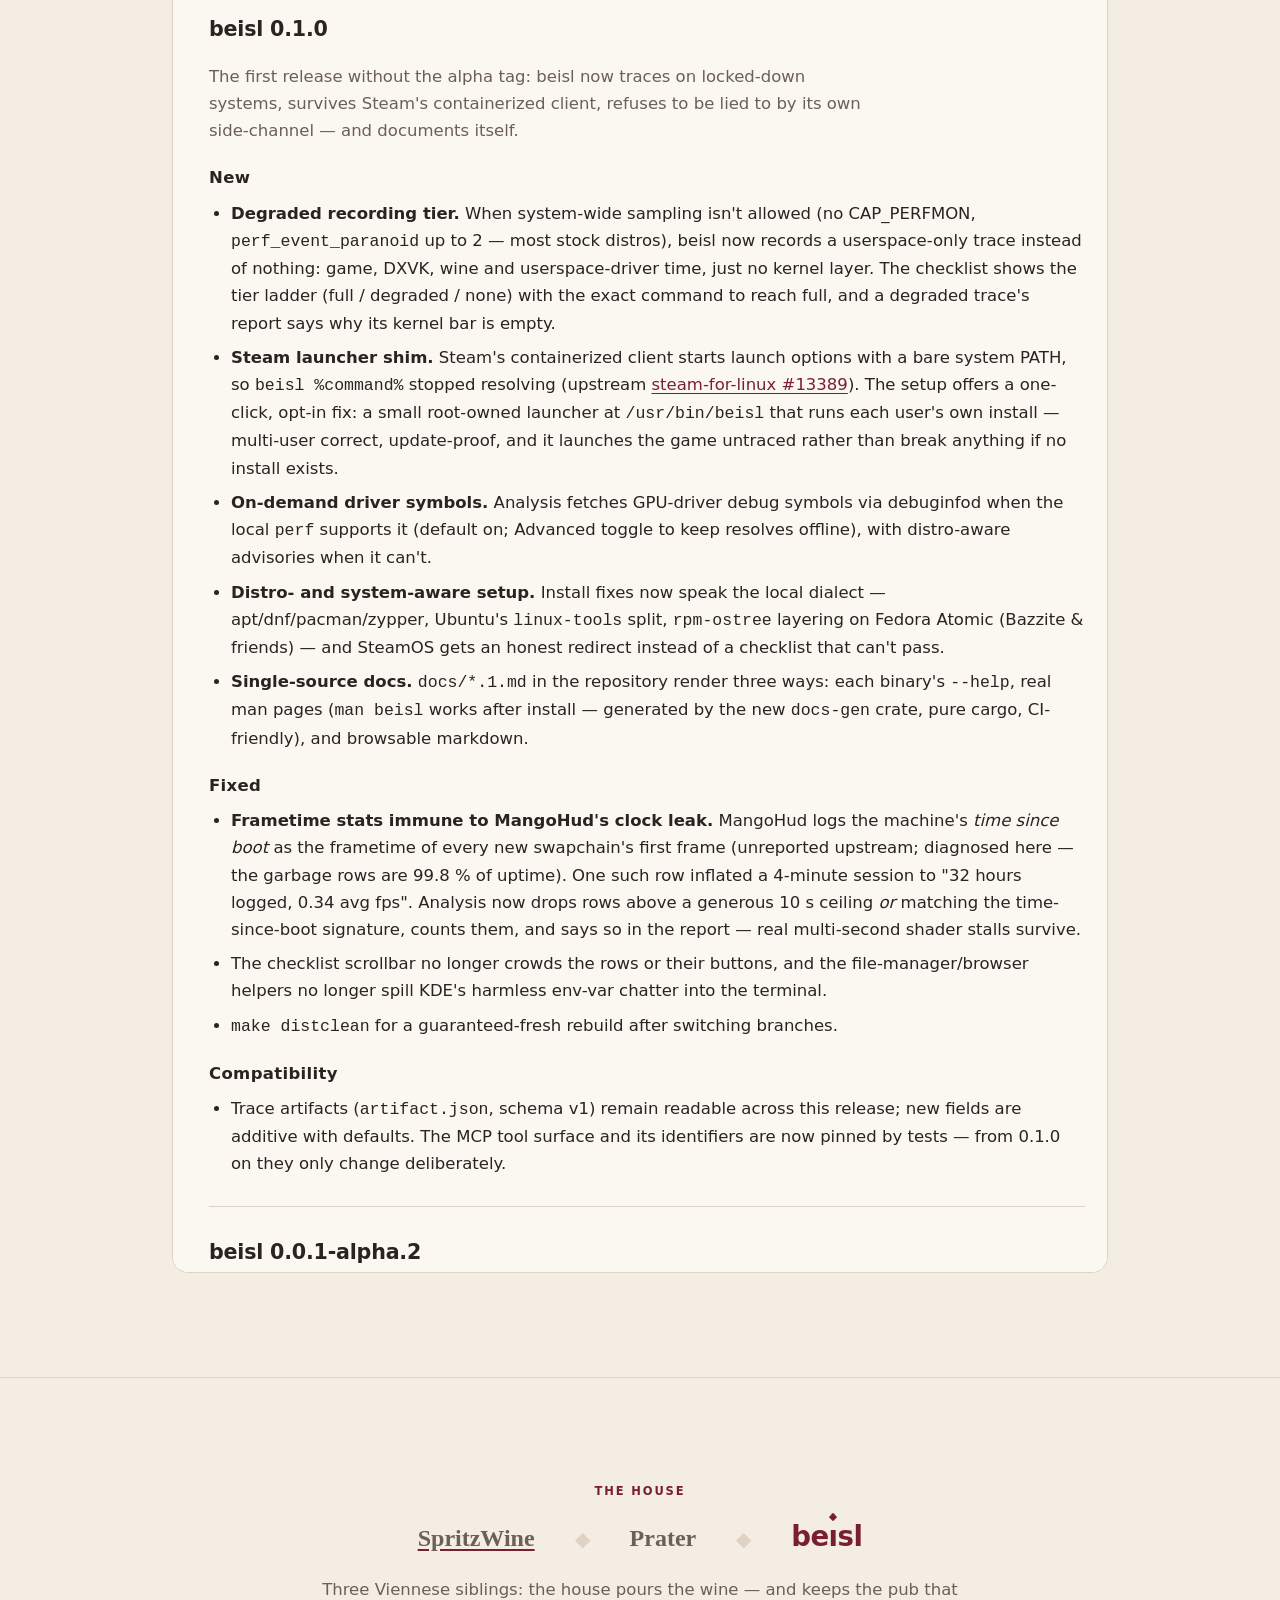
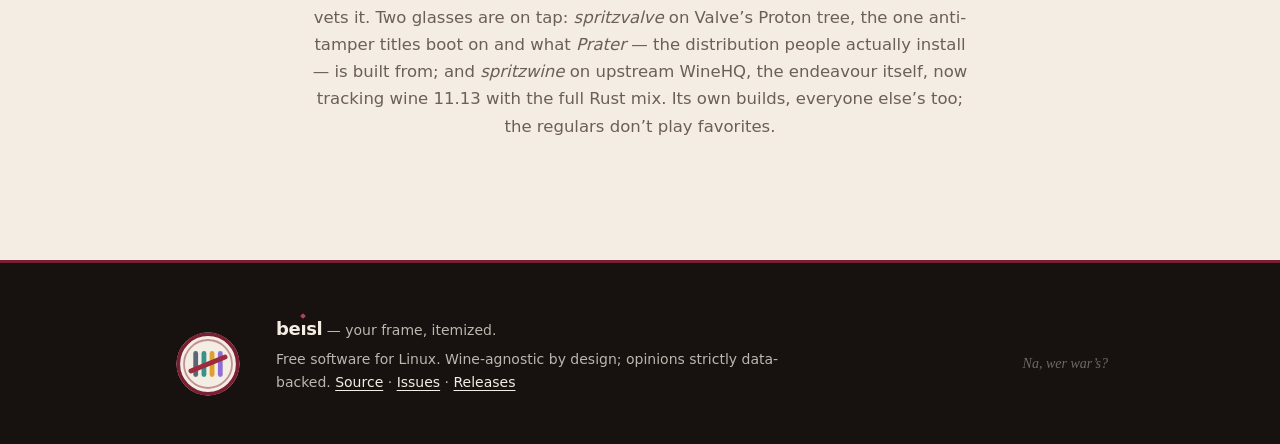
<file: page/index.html>
<!doctype html>
<html lang="en">
<head>
<meta charset="utf-8">
<meta name="viewport" content="width=device-width, initial-scale=1">
<title>beisl — who ate the frame?</title>
<meta name="description" content="Beisl is a Linux game performance-tracing tool. One line in your Steam launch options; it samples the whole stack with perf, bookmarks the hitches via MangoHud's frametime log, and hands you the verdict by layer: kernel, GPU driver, game, DXVK — or wine.">
<link rel="icon" type="image/svg+xml" href="assets/icon-glass-pour.svg">
<link rel="stylesheet" href="assets/style.css">
<script>
/* apply a stored theme before first paint to avoid a flash */
(function () {
  try {
    var t = localStorage.getItem("beisl-theme");
    if (t === "light" || t === "dark") document.documentElement.setAttribute("data-theme", t);
  } catch (e) {}
})();
</script>
</head>
<body>
<a class="skip-link" href="#main">Skip to content</a>

<header class="site-header">
  <div class="wrap bar">
    <a class="brand" href="#top" aria-label="beisl — home">
      <img src="assets/icon-glass-pour.svg" alt="" width="26" height="26">
      <span class="wordmark">be<span class="i">ı<span class="tick" aria-hidden="true"></span></span>sl</span>
    </a>
    <nav aria-label="Site">
      <a href="#verdict" class="hide-sm">The verdict</a>
      <a href="#how" class="hide-sm">How it works</a>
      <a href="#install">Install</a>
      <a href="#notes" class="hide-sm">Release notes</a>
      <a href="https://codeberg.org/SpritzWine/beisl" rel="external">Source</a>
      <button id="theme-toggle" class="theme-toggle" type="button">Theme: Auto</button>
    </nav>
  </div>
</header>

<main id="main">

<!-- ======================= HERO — the dim pub ======================= -->
<section class="hero" id="top" aria-label="Introduction">
  <canvas id="hero-trace" aria-hidden="true"></canvas>
  <div class="wrap">
    <div class="hero-lockup">
      <!-- Das Glasl, bare: the drink is the layer bar, the surface is the
           frametime trace with one hitch spike -->
      <svg class="glass" viewBox="0 0 48 48" role="img"
           aria-label="The Beisl glass: a wine glass whose pour is the layer verdict — DXVK violet, game amber, wine red — its surface a frametime trace with one spike.">
        <defs>
          <linearGradient id="hero-pour" gradientUnits="userSpaceOnUse" x1="24" y1="10.5" x2="24" y2="27.2">
            <stop offset="0" stop-color="#8e6fd6"/><stop offset="0.27" stop-color="#8e6fd6"/>
            <stop offset="0.27" stop-color="#e0a030"/><stop offset="0.57" stop-color="#e0a030"/>
            <stop offset="0.57" stop-color="#9c2b3b"/><stop offset="1" stop-color="#9c2b3b"/>
          </linearGradient>
        </defs>
        <path d="M14 10.5 L18.6 10.5 L21.4 8.4 L24.2 10.5 L34 10.5 L34 16 C34 22.8 29.9 27.2 24 27.2 C18.1 27.2 14 22.8 14 16 Z" fill="url(#hero-pour)"/>
        <path d="M14 9 V16 C14 22.8 18.1 27.2 24 27.2 C29.9 27.2 34 22.8 34 16 V9"
              fill="none" stroke="#f4ede4" stroke-width="2.4" stroke-linejoin="round" stroke-linecap="round"/>
        <rect x="22.7" y="27" width="2.6" height="8.2" fill="#f4ede4"/>
        <rect x="16" y="35.2" width="16" height="2.8" rx="1.4" fill="#f4ede4"/>
      </svg>
      <div>
        <h1 class="wordmark">be<span class="i">ı<span class="tick" aria-hidden="true"></span></span>sl</h1>
        <p class="tagline">Who ate the frame?</p>
        <p class="lede">
          Beisl is performance tracing for games on Linux. One line in your launch
          options; it samples the whole stack with <b>perf</b>, bookmarks the hitches
          through MangoHud’s frametime log, and hands you the verdict <b>by layer</b>
          — kernel, GPU driver, the game itself, DXVK, or <b>wine</b>.
          Any wine. That’s rather the point.
        </p>
        <div class="hero-cta">
          <a class="btn btn-primary" href="#install">Get beisl</a>
          <a class="btn btn-ghost" href="https://codeberg.org/SpritzWine/beisl" rel="external">Source on Codeberg</a>
          <code class="hero-cmd"><span class="prompt">Launch options:</span> beisl %command%</code>
        </div>
      </div>
    </div>
  </div>
</section>

<!-- ======================= THE VERDICT ======================= -->
<section id="verdict" aria-labelledby="verdict-h">
  <div class="wrap">
    <div class="verdict-head">
      <p class="kicker">The headline view</p>
      <h2 id="verdict-h">The whole thesis is one bar.</h2>
      <p>
        A trace is thousands of stack samples. Beisl buckets every one of them by the
        layer its module belongs to and answers the only question a stutter really
        asks: <em>who ate the frame?</em> Not a flamegraph first — a verdict first,
        with the receipts one click below. And beside every share, an honest number:
        how much of that layer it could actually <em>name</em>.
      </p>
    </div>

    <div class="card verdict-card">
      <div class="scenario-row" role="group" aria-label="Example nights">
        <button class="scenario-btn" type="button" data-scenario="clean" aria-pressed="true">The good pour</button>
        <button class="scenario-btn" type="button" data-scenario="driver" aria-pressed="false">The driver’s round</button>
        <button class="scenario-btn" type="button" data-scenario="wine" aria-pressed="false">Wine’s round</button>
        <span class="spacer"></span>
        <label class="vendor-field">GPU vendor
          <select id="vendor-select" aria-label="Colour the driver segment by GPU vendor">
            <option value="neutral" selected>neutral (teal)</option>
            <option value="intel">Intel — blue</option>
            <option value="amd">AMD — red</option>
            <option value="nvidia">NVIDIA — green</option>
          </select>
        </label>
      </div>

      <div id="layerbar" class="layerbar" role="group"
           aria-label="Layer split of attributed CPU samples — who ate the frame"></div>
      <p id="attributed-note" class="attributed-note" aria-live="polite"></p>

      <table class="tab-table">
        <caption>The tab — every share, itemized</caption>
        <thead>
          <tr><th scope="col">Layer</th><th scope="col">Share</th><th scope="col">Symbol coverage</th></tr>
        </thead>
        <tbody id="tab-body"></tbody>
      </table>
      <p class="cov-hint">A big layer with low coverage is where installing that layer’s
        debuginfo actually buys you fidelity — the issues panel says which package.</p>

      <p class="verdict-line" aria-live="polite">
        <span class="who">The regular’s verdict</span>
        <span id="verdict-text"></span>
      </p>
    </div>

    <p class="demo-footnote">
      “The good pour” is Beisl’s first real capture — Blood West, picked <em>because</em>
      it runs great: 45% kernel, 32% the game’s own JIT, ~3% DXVK, wine under half a
      percent. The other two nights and the coverage figures are illustrative. One house
      rule made this bar possible: brand burgundy never appears in it. The wine segment is
      the app’s own data red, the driver wears its vendor’s colour —
      <em>Beislrot frames, layer colours testify.</em>
    </p>
  </div>
</section>

<!-- ======================= SIDE-CHANNEL ======================= -->
<section aria-labelledby="side-h">
  <div class="wrap split">
    <div>
      <p class="kicker">The side-channel</p>
      <h2 id="side-h">The hitches, bookmarked.</h2>
      <p>
        MangoHud is not the product — it’s the bookmark ribbon. Its frametime log,
        flushed every frame, timestamps the worst hitches; Beisl turns those
        timestamps into markers into the <code>perf</code> trace. So instead of
        staring down a whole-session flamegraph, you jump straight to
        <em>the five worst hitches and what wine was doing during each</em>.
      </p>
      <p class="muted">
        The frametime log survives up to a crash, and the CSV rides along in the
        run directory next to <code>perf.data</code>, the logs, and
        <code>session.json</code>.
      </p>
    </div>
    <figure class="frametime-fig">
      <svg id="frametime-svg" viewBox="0 0 560 300" role="img"
           aria-label="A frametime timeline: a steady line around 8 milliseconds with two spikes standing out — 221 milliseconds at 7.1 seconds and 96 milliseconds at 18.4 seconds — each flagged as a bookmark into the perf trace.">
        <!-- gridlines: 0/60/120/180/240 ms -->
        <line class="gridline" x1="46" y1="258" x2="548" y2="258"/>
        <line class="gridline" x1="46" y1="198" x2="548" y2="198" opacity="0.6"/>
        <line class="gridline" x1="46" y1="138" x2="548" y2="138" opacity="0.6"/>
        <line class="gridline" x1="46" y1="78"  x2="548" y2="78"  opacity="0.6"/>
        <line class="gridline" x1="46" y1="18"  x2="548" y2="18"  opacity="0.6"/>
        <text class="axis-label" x="38" y="262" text-anchor="end">0</text>
        <text class="axis-label" x="38" y="202" text-anchor="end">60</text>
        <text class="axis-label" x="38" y="142" text-anchor="end">120</text>
        <text class="axis-label" x="38" y="82"  text-anchor="end">180</text>
        <text class="axis-label" x="38" y="22"  text-anchor="end">240 ms</text>
        <text class="axis-label" x="46"  y="280">0 s</text>
        <text class="axis-label" x="213" y="280" text-anchor="middle">10</text>
        <text class="axis-label" x="381" y="280" text-anchor="middle">20</text>
        <text class="axis-label" x="548" y="280" text-anchor="end">30 s</text>
        <!-- the trace itself: one series, ink only -->
        <polyline id="frametime-line" class="trace" points=""/>
        <!-- bookmarked spikes -->
        <circle class="spike-mark" cx="164.8" cy="37" r="3.4"/>
        <text class="spike-flag" x="176" y="40">221 ms · 7.1 s</text>
        <circle class="spike-mark" cx="353.9" cy="162" r="3.4"/>
        <text class="spike-flag" x="365" y="165">96 ms · 18.4 s</text>
      </svg>
      <figcaption>Frametimes from the MangoHud side-channel; the flagged spikes become
        jump targets in the analysis. (Illustrative data.)</figcaption>
    </figure>
  </div>
</section>

<!-- ======================= WINE-AGNOSTIC ======================= -->
<section aria-labelledby="agnostic-h">
  <div class="wrap split rev">
    <div class="card">
      <table class="tier-table">
        <caption class="kicker" style="caption-side:top;text-align:left;padding-bottom:12px;">Symbol fidelity, stamped on every trace</caption>
        <thead>
          <tr><th scope="col">Tier</th><th scope="col">Wine</th><th scope="col">What you get</th></tr>
        </thead>
        <tbody>
          <tr>
            <th scope="row"><span class="tier-name">Full</span></th>
            <td>SpritzWine / Prater</td>
            <td>retained debug info — internal statics, not just exports</td>
          </tr>
          <tr>
            <th scope="row"><span class="tier-name">Exports</span></th>
            <td>stock Proton, GE — any stripped build</td>
            <td>module maps ⋈ export tables — exported functions, zero cooperation needed</td>
          </tr>
          <tr>
            <th scope="row"><span class="tier-name">Distro</span></th>
            <td>system wine</td>
            <td>your distro’s debuginfo packages — often very good</td>
          </tr>
        </tbody>
      </table>
    </div>
    <div>
      <p class="kicker">Impartial by construction</p>
      <h2 id="agnostic-h">Any wine. That’s the point.</h2>
      <p>
        The capture path never touches a particular wine: the wrapper, MangoHud and
        <code>perf</code> sample <em>whatever runs</em> — stock Proton, GE,
        Lutris-wine, system wine, SpritzWine, even a native Linux game. Which makes
        Beisl an impartial critic: it can trace the baseline half of an A/B
        (“same game, same driver, different runtime”) just as happily as the house’s own pour.
        And the house pours from two taps these days — a Valve-tree build and an
        upstream-WineHQ build carrying the full Rust mix — so the cleanest A/B of all,
        <em>same Rust, different base</em>, is on the menu too.
      </p>
      <p>
        Symbol fidelity is tiered instead of assumed — and every trace is stamped
        with its tier, so a comparison never silently reads full symbols against
        partial ones.
      </p>
    </div>
  </div>
</section>

<!-- ======================= GOOD RUNS ======================= -->
<section class="goodrun" aria-labelledby="good-h">
  <div class="wrap">
    <p class="kicker" id="good-h">The house stance</p>
    <blockquote class="quote" cite="https://codeberg.org/SpritzWine/beisl">
      “Confirming a good game is good is a <em>first-class result</em>, not a null one.”
    </blockquote>
    <p class="attrib">
      Beisl is the honest regular, not a doom tool. It says so with conviction when it
      <em>wasn’t</em> the wine — which is exactly why you can trust it when it says it was.
      Good runs are a result too.
    </p>
  </div>
</section>

<!-- ======================= HOW IT WORKS ======================= -->
<section id="how" aria-labelledby="how-h">
  <div class="wrap">
    <p class="kicker">How it works</p>
    <h2 id="how-h">Launch option in, verdict out.</h2>

    <ol class="steps" style="list-style:none;padding:0;margin-top:34px;">
      <li class="step card">
        <h3>Pour</h3>
        <p>Put <code>beisl %command%</code> in the game’s Steam launch options —
        or set it as the Lutris wrapper, or run <code>beisl wine game.exe</code>.
        No game patching, no ptrace: PMU sampling, so even anti-tamper titles
        tolerate it.</p>
      </li>
      <li class="step card">
        <h3>Play</h3>
        <p>Beisl sets the table: MangoHud logs frametimes every frame,
        <code>perf</code> records the stack, and everything — trace, logs, CSV,
        <code>session.json</code> — lands in a per-run directory under
        <code>~/.local/share/beisl/traces/</code>.</p>
      </li>
      <li class="step card">
        <h3>The verdict</h3>
        <p>A crash is analyzed on the spot. A clean run is kept and politely asked
        about: <em>Analyze</em> or <em>Discard</em> — your trace, your call. Analysis
        yields the layer bar, the frametime timeline, and the issues panel.</p>
      </li>
    </ol>

    <div class="surfaces">
      <div class="surface">
        <b>The wrapper</b>
        <code>beisl %command%</code> · <code>beisl --check</code> — the CLI that runs the
        show and vets your host: perf, symbolizer, paranoid level, MangoHud, GPU quirks
        like dual ICDs.
      </div>
      <div class="surface">
        <b>The headless verdict</b>
        <code>beisl symbols &lt;run-dir&gt;</code> — the same layer split as a text bar,
        plus <code>artifact.json</code> and <code>report.txt</code> you can hand to
        anyone. Or to a machine: the bundled <code>beisl-mcp</code> server lets an AI
        client list your runs and read every artifact, report and log — read-only,
        stdio-only, inert until you wire it into a client.
      </div>
      <div class="surface">
        <b>The session window</b>
        <code>beisl-setup</code> — preflight checklist with guided fixes, then the
        results view: the vendor-coloured layer bar, frametime chart with spike
        bookmarks, and which debuginfo would sharpen the picture.
      </div>
    </div>
  </div>
</section>

<!-- ======================= INSTALL ======================= -->
<section id="install" aria-labelledby="install-h">
  <div class="wrap install-grid">
    <div>
      <p class="kicker">Quickstart</p>
      <h2 id="install-h">On tap in two minutes.</h2>
      <ul class="entry-list">
        <li><span class="ctx">Steam</span> <span><code>beisl %command%</code> in Launch Options</span></li>
        <li><span class="ctx">Lutris</span> <span><code>beisl</code> as the wrapper / pre-launch command</span></li>
        <li><span class="ctx">Bare wine</span> <span><code>beisl wine game.exe</code></span></li>
        <li><span class="ctx">SpritzWine</span> <span>a “Record performance” toggle in the control panel — no launch options at all</span></li>
      </ul>
      <p class="muted">Steam’s newest client launches games with a bare system PATH —
        the setup checklist ships a one-click fix so a plain <code>beisl %command%</code>
        keeps working (<a href="https://github.com/ValveSoftware/steam-for-linux/issues/13389"
        rel="external">upstream bug</a>).</p>
      <p class="status-note">
        Beisl is young, but <b>0.2.0</b> — the Frosted Glass release —
        runs end to end: a results view that reports the median you actually felt,
        a trace library that's honest about broken runs (browse, analyze,
        re-analyze, export, delete past runs), one-click driver debug symbols,
        an MCP server that answers “anything crash since we last talked?”,
        man pages, and a degraded recording tier so a locked-down box still gets
        a userspace-only trace instead of nothing. The
        <code>Exports</code> symbol tier is proven on real captures;
        <code>Full</code>-tier symbols are en route. Grab the tarball from
        <a href="https://codeberg.org/SpritzWine/beisl/releases" rel="external">releases</a>,
        or source and issues at
        <a href="https://codeberg.org/SpritzWine/beisl" rel="external">codeberg.org/SpritzWine/beisl</a>.
      </p>
    </div>
    <div class="codeblock">
      <button id="copy-cmd" class="copy-btn" type="button"
              aria-label="Copy the launch option: beisl percent command percent">Copy</button>
<pre><code><span class="c"># from an extracted release bundle:</span>
<span class="cmd">./beisl install</span>   <span class="c"># beisl, beisl-setup + man pages (`man beisl`)</span>

<span class="c"># once: vet the host (perf, llvm, paranoid, MangoHud, GPU)</span>
<span class="cmd">beisl --check</span>

<span class="c"># Steam → your game → Properties… → Launch Options:</span>
<span class="cmd">beisl <span class="hl">%command%</span></span>

<span class="c"># next launch is traced; each run keeps its own dir:</span>
<span class="c">#   ~/.local/share/beisl/traces/run-*/</span></code></pre>
    </div>
  </div>
</section>

<!-- ======================= RELEASE NOTES ======================= -->
<section id="notes" aria-labelledby="notes-h">
  <div class="wrap">
    <p class="kicker">Fresh from the cellar</p>
    <h2 id="notes-h">Release notes.</h2>
    <div id="release-notes" class="release-notes card">
      <!-- site.js replaces this with releasenotes.md (same-origin fetch; the file is
           a verbatim copy of the repo's RELEASENOTES.md — see page/README.md). Under
           file:// or if the fetch fails, this fallback link stays. -->
      <p>Read the current
        <a href="https://codeberg.org/SpritzWine/beisl/src/branch/main/RELEASENOTES.md"
           rel="external">release notes on Codeberg</a>.</p>
    </div>
  </div>
</section>

<!-- ======================= FAMILY ======================= -->
<section class="family" aria-labelledby="family-h">
  <div class="wrap">
    <p class="kicker" id="family-h">The house</p>
    <div class="sibs" aria-label="The Viennese family: SpritzWine, Prater, and Beisl">
      <a href="https://spritzwine.codeberg.page/spritzwine/"><span class="other">SpritzWine</span></a>
      <span class="dotsep" aria-hidden="true">◆</span>
      <span class="other">Prater</span>
      <span class="dotsep" aria-hidden="true">◆</span>
      <span class="self wordmark" style="font-size:1.15em;">be<span class="i">ı<span class="tick" aria-hidden="true"></span></span>sl</span>
    </div>
    <p class="muted" style="margin-top:18px;">
      Three Viennese siblings: the house pours the wine — and keeps the pub that vets it.
      Two glasses are on tap: <em>spritzvalve</em> on Valve’s Proton tree, the one
      anti-tamper titles boot on and what <em>Prater</em> — the distribution people
      actually install — is built from; and <em>spritzwine</em> on upstream WineHQ,
      the endeavour itself, now tracking wine 11.13 with the full Rust mix. Its own
      builds, everyone else’s too; the regulars don’t play favorites.
    </p>
  </div>
</section>

</main>

<footer class="site-footer">
  <div class="wrap cols">
    <img class="coaster" src="assets/icon-coaster-tab.svg" alt="Der Deckel — the Beisl coaster mark: the layer tally, struck through in wine red" width="72" height="72">
    <div>
      <span class="wordmark">be<span class="i">ı<span class="tick" aria-hidden="true"></span></span>sl</span>
      — your frame, itemized.
      <p class="fine">
        Free software for Linux. Wine-agnostic by design; opinions strictly data-backed.
        <a href="https://codeberg.org/SpritzWine/beisl" rel="external">Source</a> ·
        <a href="https://codeberg.org/SpritzWine/beisl/issues" rel="external">Issues</a> ·
        <a href="https://codeberg.org/SpritzWine/beisl/releases" rel="external">Releases</a>
      </p>
    </div>
    <span class="easter" lang="de-AT" aria-hidden="true">Na, wer war’s?</span>
  </div>
</footer>

<script src="assets/site.js"></script>
</body>
</html>
</file>
<file: assets/style.css>
/* ============================================================
   beisl — landing page
   Palette per branding/CONCEPT.md:
     Beislrot #7A1F33 (signature; #B14358 on dark)
     Kaffeehauscreme #F4EDE4 · Wirtshausholz #2B2320
   Rule: Beislrot frames, layer colours testify — the signature
   colour is chrome only and never appears inside a chart.
   Layer/data colours (chart.rs truth):
     kernel #5A6777 · driver vendor/#3A9188 · game #E0A030
     dxvk #8E6FD6 · wine #9C2B3B
   ============================================================ */

:root {
  --cream: #f4ede4;
  --wood: #2b2320;
  --wood-deep: #17110f;
  --beislrot: #7a1f33;
  --beislrot-hell: #b14358;

  /* light theme (default) */
  --ground: #f4ede4;
  --panel: #fbf7f1;
  --panel-2: #efe6d9;
  --ink: #2b2320;
  --muted: #6b5f58;
  --hair: #e0d3c3;
  --accent: #7a1f33;
  --on-accent: #f4ede4;
  --code-bg: #2b2320;
  --code-ink: #f4ede4;
  --shadow: 0 14px 38px rgba(43, 35, 32, 0.14);

  /* data ink — never chrome */
  --l-kernel: #5a6777;
  --l-driver: #3a9188;
  --l-game: #e0a030;
  --l-dxvk: #8e6fd6;
  --l-wine: #9c2b3b;

  --serif: "Iowan Old Style", "Palatino Linotype", Palatino, "Book Antiqua",
    Georgia, ui-serif, serif;
  --sans: ui-sans-serif, system-ui, "Segoe UI", Roboto, "Noto Sans",
    "Helvetica Neue", Arial, sans-serif;
  --mono: ui-monospace, "Cascadia Code", "SF Mono", Menlo, Consolas,
    "Liberation Mono", monospace;

  color-scheme: light dark;
}

@media (prefers-color-scheme: dark) {
  :root {
    --ground: #1e1815;
    --panel: #29211d;
    --panel-2: #322822;
    --ink: #f4ede4;
    --muted: #b6a99f;
    --hair: #3a2f2a;
    --accent: #b14358;
    --on-accent: #f4ede4;
    --code-bg: #17110f;
    --code-ink: #f4ede4;
    --shadow: 0 14px 38px rgba(0, 0, 0, 0.4);
  }
}
/* explicit override from the theme toggle — must beat the media query both ways */
:root[data-theme="light"] {
  --ground: #f4ede4; --panel: #fbf7f1; --panel-2: #efe6d9;
  --ink: #2b2320; --muted: #6b5f58; --hair: #e0d3c3;
  --accent: #7a1f33; --on-accent: #f4ede4;
  --code-bg: #2b2320; --code-ink: #f4ede4;
  --shadow: 0 14px 38px rgba(43, 35, 32, 0.14);
  color-scheme: light;
}
:root[data-theme="dark"] {
  --ground: #1e1815; --panel: #29211d; --panel-2: #322822;
  --ink: #f4ede4; --muted: #b6a99f; --hair: #3a2f2a;
  --accent: #b14358; --on-accent: #f4ede4;
  --code-bg: #17110f; --code-ink: #f4ede4;
  --shadow: 0 14px 38px rgba(0, 0, 0, 0.4);
  color-scheme: dark;
}

/* ---------- base ---------- */

* { box-sizing: border-box; }
html { scroll-behavior: smooth; }
@media (prefers-reduced-motion: reduce) {
  html { scroll-behavior: auto; }
  *, *::before, *::after {
    animation-duration: 0.01ms !important;
    animation-iteration-count: 1 !important;
    transition-duration: 0.01ms !important;
  }
}

body {
  margin: 0;
  background: var(--ground);
  color: var(--ink);
  font-family: var(--sans);
  font-size: 16.5px;
  line-height: 1.65;
  -webkit-font-smoothing: antialiased;
  text-rendering: optimizeLegibility;
}

.wrap { max-width: 1024px; margin: 0 auto; padding: 0 clamp(20px, 5vw, 44px); }

h1, h2 { font-family: var(--serif); font-weight: 600; letter-spacing: 0; text-wrap: balance; }
h2 { font-size: clamp(26px, 4vw, 38px); line-height: 1.14; margin: 0 0 14px; }
h3 { font-family: var(--sans); font-size: 16px; font-weight: 650; margin: 0 0 6px; letter-spacing: -0.01em; }
p { max-width: 64ch; }
.muted { color: var(--muted); }
a { color: var(--accent); text-underline-offset: 3px; }
a:hover { text-decoration-thickness: 2px; }

:focus-visible {
  outline: 2px solid var(--accent);
  outline-offset: 3px;
  border-radius: 3px;
}
.hero :focus-visible, .site-header :focus-visible { outline-color: var(--beislrot-hell); }

.kicker {
  font-family: var(--sans);
  text-transform: uppercase;
  letter-spacing: 0.16em;
  font-size: 11.5px;
  font-weight: 700;
  color: var(--accent);
  margin: 0 0 12px;
}

section { padding: clamp(56px, 9vw, 104px) 0; }
section + section { border-top: 1px solid var(--hair); }

.skip-link {
  position: absolute; left: -9999px; top: 0; z-index: 100;
  background: var(--accent); color: var(--on-accent);
  padding: 10px 16px; border-radius: 0 0 8px 0;
  font-family: var(--sans); font-weight: 600; text-decoration: none;
}
.skip-link:focus { left: 0; }

/* ---------- wordmark: lowercase, the i-dot is the spike tick ---------- */

.wordmark {
  font-family: var(--sans);
  font-weight: 650;
  letter-spacing: -0.02em;
  line-height: 1;
  display: inline-flex;
  align-items: baseline;
  white-space: nowrap;
}
.wordmark .i { position: relative; }
.wordmark .tick {
  position: absolute;
  left: 50%; top: -0.34em;
  width: 0.2em; height: 0.2em;
  background: var(--wm-tick, var(--accent));
  transform: translateX(-50%) rotate(45deg);
  border-radius: 12%;
}

/* ---------- header ---------- */

.site-header {
  position: sticky; top: 0; z-index: 20;
  background: color-mix(in srgb, var(--wood-deep) 88%, transparent);
  backdrop-filter: blur(10px);
  -webkit-backdrop-filter: blur(10px);
  border-bottom: 1px solid rgba(244, 237, 228, 0.1);
  color: var(--cream);
}
.site-header .bar {
  display: flex; align-items: center; gap: 12px;
  padding: 11px 0;
}
.site-header .brand {
  display: inline-flex; align-items: center; gap: 10px;
  color: var(--cream); text-decoration: none;
}
.site-header .brand img { width: 26px; height: 26px; display: block; }
.site-header .wordmark { font-size: 21px; --wm-tick: var(--beislrot-hell); }
.site-header nav { margin-left: auto; display: flex; align-items: center; gap: clamp(10px, 2.5vw, 26px); }
.site-header nav a {
  color: rgba(244, 237, 228, 0.82); text-decoration: none;
  font-size: 14px; font-weight: 550; white-space: nowrap;
}
.site-header nav a:hover { color: var(--cream); text-decoration: underline; text-underline-offset: 4px; }
.theme-toggle {
  appearance: none;
  background: transparent;
  border: 1px solid rgba(244, 237, 228, 0.3);
  color: rgba(244, 237, 228, 0.85);
  border-radius: 999px;
  font-family: var(--sans); font-size: 12.5px; font-weight: 600;
  padding: 5px 12px;
  cursor: pointer;
  white-space: nowrap;
}
.theme-toggle:hover { border-color: rgba(244, 237, 228, 0.6); color: var(--cream); }
@media (max-width: 620px) { .site-header nav a.hide-sm { display: none; } }

/* ---------- hero: always the dim pub, whatever the theme ----------
   The one loud room on the page. A live frametime trace runs behind it
   like the meniscus in the icon; everything after this is quiet. */

.hero {
  position: relative;
  overflow: hidden;
  background:
    radial-gradient(1200px 480px at 18% -10%, rgba(177, 67, 88, 0.14), transparent 62%),
    linear-gradient(178deg, #241c18 0%, var(--wood-deep) 74%);
  color: var(--cream);
  padding: clamp(72px, 11vw, 140px) 0 clamp(80px, 11vw, 148px);
  border-bottom: 3px solid var(--beislrot);
}
.hero canvas {
  position: absolute; inset: auto 0 0 0;
  width: 100%; height: 46%;
  display: block;
  pointer-events: none;
}
.hero .wrap { position: relative; }
.hero-lockup {
  display: grid;
  grid-template-columns: clamp(120px, 16vw, 176px) 1fr;
  gap: clamp(24px, 4.5vw, 52px);
  align-items: center;
}
.hero-lockup .glass {
  width: 100%; height: auto;
  filter: drop-shadow(0 14px 30px rgba(0, 0, 0, 0.5));
}
.hero .wordmark { font-size: clamp(52px, 9vw, 92px); color: var(--cream); --wm-tick: var(--beislrot-hell); }
.hero .tagline {
  font-family: var(--serif);
  font-size: clamp(24px, 3.6vw, 34px);
  font-weight: 600;
  margin: 16px 0 0;
  color: var(--beislrot-hell);
}
.hero .lede {
  font-size: clamp(16px, 2vw, 18.5px);
  color: rgba(244, 237, 228, 0.85);
  max-width: 56ch;
  margin: 16px 0 0;
}
.hero .lede b { color: var(--cream); font-weight: 650; }
.hero-cta { display: flex; flex-wrap: wrap; gap: 14px; align-items: center; margin-top: 30px; }
.btn {
  display: inline-flex; align-items: center; gap: 9px;
  font-family: var(--sans); font-weight: 650; font-size: 15px;
  text-decoration: none;
  border-radius: 10px;
  padding: 12px 22px;
  border: 1px solid transparent;
  cursor: pointer;
}
.btn-primary { background: var(--beislrot); color: var(--cream); }
.btn-primary:hover { background: #8d2740; }
.btn-ghost { border-color: rgba(244, 237, 228, 0.35); color: var(--cream); }
.btn-ghost:hover { border-color: rgba(244, 237, 228, 0.7); }
.hero-cmd {
  display: inline-flex; align-items: center; gap: 10px;
  font-family: var(--mono); font-size: 14px;
  color: rgba(244, 237, 228, 0.9);
  background: rgba(244, 237, 228, 0.07);
  border: 1px solid rgba(244, 237, 228, 0.16);
  border-radius: 9px;
  padding: 10px 14px;
}
.hero-cmd .prompt { color: var(--beislrot-hell); user-select: none; }
@media (max-width: 640px) {
  .hero-lockup { grid-template-columns: 1fr; justify-items: center; text-align: center; }
  .hero-lockup .glass { width: 128px; }
  .hero .lede { margin-inline: auto; }
  .hero-cta { justify-content: center; }
}

/* ---------- cards ---------- */

.card {
  background: var(--panel);
  border: 1px solid var(--hair);
  border-radius: 16px;
  padding: clamp(22px, 3.5vw, 36px);
}

/* ---------- the verdict centerpiece ---------- */

.verdict-head { max-width: 62ch; }
.verdict-card { margin-top: 30px; box-shadow: var(--shadow); }

.scenario-row {
  display: flex; flex-wrap: wrap; gap: 10px; align-items: center;
  margin-bottom: 26px;
}
.scenario-row .spacer { flex: 1; }
.scenario-btn {
  appearance: none;
  font-family: var(--sans); font-size: 14px; font-weight: 600;
  color: var(--ink);
  background: transparent;
  border: 1px solid var(--hair);
  border-radius: 999px;
  padding: 8px 16px;
  cursor: pointer;
}
.scenario-btn:hover { border-color: var(--muted); }
.scenario-btn[aria-pressed="true"] {
  background: var(--accent);
  border-color: var(--accent);
  color: var(--on-accent);
}
.vendor-field {
  display: inline-flex; align-items: center; gap: 8px;
  font-family: var(--sans); font-size: 13px; color: var(--muted);
}
.vendor-field select {
  font-family: var(--sans); font-size: 13.5px; font-weight: 600;
  color: var(--ink);
  background: var(--panel);
  border: 1px solid var(--hair);
  border-radius: 8px;
  padding: 6px 10px;
  cursor: pointer;
}

/* the stacked bar — 3px surface gaps between segments so identity never
   rests on fill contrast alone; every share is repeated in the tab below */
.layerbar {
  display: flex;
  height: 62px;
  border-radius: 10px;
  overflow: hidden;
  background: var(--panel);
}
.layerbar .seg {
  position: relative;
  display: grid; place-items: center;
  min-width: 3px;
  border: 0; padding: 0; margin: 0;
  cursor: default;
  transition: flex-grow 0.7s cubic-bezier(0.22, 1, 0.36, 1), background-color 0.35s ease;
}
.layerbar .seg + .seg { margin-left: 3px; }
.layerbar .seg .pct {
  font-family: var(--sans); font-size: 13px; font-weight: 700;
  font-variant-numeric: tabular-nums;
  pointer-events: none;
  white-space: nowrap;
}
.layerbar .seg:focus-visible { outline-offset: -3px; border-radius: 6px; }

.attributed-note {
  font-size: 13px; color: var(--muted);
  margin: 12px 0 0;
  font-variant-numeric: tabular-nums;
}

/* the tab: legend + shares + per-layer symbol coverage, doubling as the
   accessible table view of the bar */
.tab-table { width: 100%; border-collapse: collapse; margin-top: 22px; font-size: 14px; }
.tab-table caption {
  text-align: left;
  font-family: var(--sans); text-transform: uppercase; letter-spacing: 0.13em;
  font-size: 11px; font-weight: 700; color: var(--muted);
  padding-bottom: 10px;
}
.tab-table th, .tab-table td {
  text-align: left;
  padding: 9px 14px 9px 0;
  border-bottom: 1px solid var(--hair);
  font-weight: 400;
  vertical-align: middle;
}
.tab-table thead th {
  font-family: var(--sans); font-size: 11.5px; font-weight: 700;
  text-transform: uppercase; letter-spacing: 0.09em;
  color: var(--muted); border-bottom-color: var(--muted);
}
.tab-table tbody tr:last-child th, .tab-table tbody tr:last-child td { border-bottom: 0; }
.tab-table .layer-name { display: inline-flex; align-items: center; gap: 10px; font-weight: 600; font-family: var(--sans); }
.tab-table .chip { width: 14px; height: 14px; border-radius: 4px; flex: none; }
.tab-table .num { font-variant-numeric: tabular-nums; white-space: nowrap; }
.covmeter {
  display: inline-block; vertical-align: middle;
  width: 72px; height: 5px; border-radius: 3px;
  background: var(--hair);
  margin-left: 10px;
  overflow: hidden;
}
.covmeter i {
  display: block; height: 100%;
  background: var(--muted);
  border-radius: 3px;
  transition: width 0.7s cubic-bezier(0.22, 1, 0.36, 1);
}
.cov-hint { color: var(--muted); font-size: 12.5px; }
@media (max-width: 560px) {
  .tab-table .cov-cell .covmeter { display: none; }
  .tab-table th, .tab-table td { padding-right: 8px; }
}

/* the regular's verdict line */
.verdict-line {
  font-family: var(--serif);
  font-size: clamp(19px, 2.6vw, 24px);
  line-height: 1.45;
  margin: 26px 0 0;
  padding-top: 22px;
  border-top: 1px solid var(--hair);
  max-width: 100%;
}
.verdict-line .who {
  font-family: var(--sans); font-size: 12px; font-weight: 700;
  text-transform: uppercase; letter-spacing: 0.13em;
  color: var(--muted);
  display: block; margin-bottom: 8px;
}
.demo-footnote { font-size: 13px; color: var(--muted); margin: 18px 0 0; max-width: 72ch; }

/* shared tooltip */
.tooltip {
  position: fixed; z-index: 50;
  pointer-events: none;
  background: var(--wood);
  color: var(--cream);
  font-family: var(--sans); font-size: 12.5px; line-height: 1.45;
  border-radius: 8px;
  padding: 8px 12px;
  box-shadow: 0 8px 22px rgba(0, 0, 0, 0.3);
  max-width: 260px;
  opacity: 0;
  transition: opacity 0.12s ease;
}
.tooltip.show { opacity: 1; }
.tooltip b { font-weight: 700; }
.tooltip .tt-dim { color: rgba(244, 237, 228, 0.72); }

/* ---------- two-column feature sections ---------- */

.split {
  display: grid;
  grid-template-columns: minmax(0, 5fr) minmax(0, 6fr);
  gap: clamp(28px, 5vw, 64px);
  align-items: center;
}
.split.rev { grid-template-columns: minmax(0, 6fr) minmax(0, 5fr); }
@media (max-width: 780px) {
  .split, .split.rev { grid-template-columns: 1fr; }
}

/* frametime figure */
.frametime-fig { margin: 0; }
.frametime-fig svg { width: 100%; height: auto; display: block; }
.frametime-fig .axis-label { font-family: var(--sans); font-size: 11px; fill: var(--muted); }
.frametime-fig .gridline { stroke: var(--hair); stroke-width: 1; }
.frametime-fig .trace { stroke: var(--ink); stroke-width: 2; fill: none; stroke-linejoin: round; }
.frametime-fig .spike-flag { font-family: var(--sans); font-size: 11.5px; font-weight: 650; fill: var(--ink); }
.frametime-fig .spike-mark { fill: var(--ink); }
.frametime-fig figcaption { font-size: 13px; color: var(--muted); margin-top: 12px; }

/* tier table */
.tier-table { width: 100%; border-collapse: collapse; font-size: 14px; margin-top: 6px; }
.tier-table th, .tier-table td {
  text-align: left; padding: 10px 14px 10px 0;
  border-bottom: 1px solid var(--hair);
  vertical-align: top;
}
.tier-table thead th {
  font-family: var(--sans); font-size: 11.5px; font-weight: 700;
  text-transform: uppercase; letter-spacing: 0.09em; color: var(--muted);
  border-bottom-color: var(--muted);
}
.tier-table tbody tr:last-child th, .tier-table tbody tr:last-child td { border-bottom: 0; }
.tier-table code { font-size: 13px; }
.tier-table .tier-name { font-family: var(--mono); font-size: 13px; font-weight: 600; white-space: nowrap; }

/* ---------- good runs interlude ---------- */

.goodrun {
  text-align: center;
  background: var(--panel);
}
.goodrun .quote {
  font-family: var(--serif);
  font-size: clamp(24px, 4vw, 36px);
  font-weight: 600;
  line-height: 1.3;
  max-width: 26ch;
  margin: 0 auto;
  text-wrap: balance;
}
.goodrun .quote em { font-style: normal; color: var(--accent); }
.goodrun .attrib { font-size: 14.5px; color: var(--muted); max-width: 58ch; margin: 18px auto 0; }

/* ---------- how it works ---------- */

.steps {
  display: grid; grid-template-columns: repeat(3, 1fr);
  gap: 18px; margin-top: 34px;
  counter-reset: step;
}
.step { counter-increment: step; position: relative; }
.step::before {
  content: counter(step, decimal-leading-zero);
  display: block;
  font-family: var(--serif); font-size: 15px; font-weight: 600;
  color: var(--accent);
  margin-bottom: 12px;
  letter-spacing: 0.06em;
}
.step h3 { font-size: 17px; }
.step p { font-size: 14.5px; color: var(--muted); margin: 6px 0 0; }
.step code {
  font-family: var(--mono); font-size: 12.5px;
  background: var(--panel-2);
  border-radius: 5px; padding: 1.5px 6px;
  white-space: nowrap;
}
@media (max-width: 780px) { .steps { grid-template-columns: 1fr; } }

.surfaces { margin-top: 26px; display: grid; grid-template-columns: repeat(3, 1fr); gap: 18px; }
.surface {
  border: 1px solid var(--hair); border-radius: 14px;
  padding: 18px 20px;
  font-size: 14px; color: var(--muted);
  background: var(--ground);
}
.surface b { color: var(--ink); font-weight: 650; display: block; margin-bottom: 4px; }
.surface code { font-family: var(--mono); font-size: 12.5px; }
@media (max-width: 780px) { .surfaces { grid-template-columns: 1fr; } }

/* ---------- install ---------- */

.install-grid {
  display: grid; grid-template-columns: minmax(0, 5fr) minmax(0, 7fr);
  gap: clamp(28px, 5vw, 56px);
  align-items: start;
}
@media (max-width: 820px) { .install-grid { grid-template-columns: 1fr; } }

.codeblock {
  position: relative;
  background: var(--code-bg);
  color: var(--code-ink);
  border-radius: 14px;
  border: 1px solid rgba(244, 237, 228, 0.1);
  padding: 40px 24px 22px;
  overflow-x: auto;
  box-shadow: var(--shadow);
  scrollbar-width: thin;
  scrollbar-color: rgba(244, 237, 228, 0.3) transparent;
}
.codeblock pre {
  margin: 0;
  font-family: var(--mono);
  font-size: 13.5px;
  line-height: 1.75;
}
.codeblock .c { color: #b6a99f; }               /* comments: warm gray, not brand */
.codeblock .cmd { color: var(--cream); font-weight: 600; }
.codeblock .hl { color: #e9b7c1; }              /* the %command% — a cream-rosé lift */
.copy-btn {
  position: absolute; top: 12px; right: 12px;
  appearance: none;
  font-family: var(--sans); font-size: 12px; font-weight: 650;
  background: rgba(244, 237, 228, 0.1);
  color: var(--cream);
  border: 1px solid rgba(244, 237, 228, 0.22);
  border-radius: 7px;
  padding: 5px 11px;
  cursor: pointer;
}
.copy-btn:hover { background: rgba(244, 237, 228, 0.18); }
.status-note {
  margin-top: 20px;
  font-size: 13.5px; color: var(--muted);
  border-left: 3px solid var(--accent);
  padding-left: 14px;
  max-width: 60ch;
}
.entry-list { margin: 18px 0 0; padding: 0; list-style: none; font-size: 14.5px; }
.entry-list li { padding: 9px 0; border-bottom: 1px solid var(--hair); display: flex; gap: 12px; flex-wrap: wrap; align-items: baseline; }
.entry-list li:last-child { border-bottom: 0; }
.entry-list .ctx { font-weight: 650; font-family: var(--sans); min-width: 118px; }
.entry-list code { font-family: var(--mono); font-size: 12.5px; background: var(--panel-2); border-radius: 5px; padding: 1.5px 6px; }

/* ---------- family ---------- */

.family { text-align: center; }
.family .sibs {
  display: flex; justify-content: center; align-items: baseline;
  gap: clamp(16px, 4vw, 40px);
  flex-wrap: wrap;
  font-family: var(--serif); font-size: clamp(18px, 2.6vw, 24px); font-weight: 600;
  margin-top: 18px;
}
.family .sibs .dotsep { color: var(--hair); font-size: 0.8em; }
.family .sibs .self { color: var(--accent); }
.family .sibs .other { color: var(--muted); }
.family p { margin-inline: auto; }

/* ---------- footer ---------- */

.site-footer {
  background: var(--wood-deep);
  color: rgba(244, 237, 228, 0.75);
  padding: 56px 0 44px;
  font-size: 14px;
  border-top: 3px solid var(--beislrot);
}
.site-footer .cols {
  display: grid; grid-template-columns: auto 1fr auto;
  gap: 32px; align-items: center;
}
.site-footer .coaster { width: 72px; height: 72px; display: block; }
.site-footer a { color: var(--cream); }
.site-footer .wordmark { color: var(--cream); font-size: 18px; --wm-tick: var(--beislrot-hell); }
.site-footer .fine { margin-top: 6px; max-width: 60ch; }
.site-footer .easter {
  font-family: var(--serif); font-style: italic;
  color: rgba(244, 237, 228, 0.4);
  text-align: right;
}
@media (max-width: 680px) {
  .site-footer .cols { grid-template-columns: 1fr; text-align: center; justify-items: center; }
  .site-footer .easter { text-align: center; }
}

/* forced colors: keep segment boundaries visible */
@media (forced-colors: active) {
  .layerbar .seg { border: 1px solid CanvasText; }
  .covmeter { border: 1px solid CanvasText; }
}

/* ---------- release notes (releasenotes.md, rendered by site.js) ---------- */
.release-notes h3 { margin: 4px 0 6px; font-size: 1.25em; }
.release-notes h3 + p { color: var(--muted); }
.release-notes h4 { margin: 20px 0 8px; letter-spacing: 0.02em; }
.release-notes ul { margin: 8px 0 16px; padding-left: 22px; }
.release-notes li { margin: 7px 0; }
.release-notes hr { border: none; border-top: 1px solid var(--hair); margin: 28px 0; }
.release-notes { position: relative; } /* offsetParent for the two-release height cap */
.release-notes.scrolls { overflow-y: auto; padding-right: 22px; } /* keep text off the scrollbar */
</file>
<file: page/assets/style.css>
/* ============================================================
   beisl — landing page
   Palette per branding/CONCEPT.md:
     Beislrot #7A1F33 (signature; #B14358 on dark)
     Kaffeehauscreme #F4EDE4 · Wirtshausholz #2B2320
   Rule: Beislrot frames, layer colours testify — the signature
   colour is chrome only and never appears inside a chart.
   Layer/data colours (chart.rs truth):
     kernel #5A6777 · driver vendor/#3A9188 · game #E0A030
     dxvk #8E6FD6 · wine #9C2B3B
   ============================================================ */

:root {
  --cream: #f4ede4;
  --wood: #2b2320;
  --wood-deep: #17110f;
  --beislrot: #7a1f33;
  --beislrot-hell: #b14358;

  /* light theme (default) */
  --ground: #f4ede4;
  --panel: #fbf7f1;
  --panel-2: #efe6d9;
  --ink: #2b2320;
  --muted: #6b5f58;
  --hair: #e0d3c3;
  --accent: #7a1f33;
  --on-accent: #f4ede4;
  --code-bg: #2b2320;
  --code-ink: #f4ede4;
  --shadow: 0 14px 38px rgba(43, 35, 32, 0.14);

  /* data ink — never chrome */
  --l-kernel: #5a6777;
  --l-driver: #3a9188;
  --l-game: #e0a030;
  --l-dxvk: #8e6fd6;
  --l-wine: #9c2b3b;

  --serif: "Iowan Old Style", "Palatino Linotype", Palatino, "Book Antiqua",
    Georgia, ui-serif, serif;
  --sans: ui-sans-serif, system-ui, "Segoe UI", Roboto, "Noto Sans",
    "Helvetica Neue", Arial, sans-serif;
  --mono: ui-monospace, "Cascadia Code", "SF Mono", Menlo, Consolas,
    "Liberation Mono", monospace;

  color-scheme: light dark;
}

@media (prefers-color-scheme: dark) {
  :root {
    --ground: #1e1815;
    --panel: #29211d;
    --panel-2: #322822;
    --ink: #f4ede4;
    --muted: #b6a99f;
    --hair: #3a2f2a;
    --accent: #b14358;
    --on-accent: #f4ede4;
    --code-bg: #17110f;
    --code-ink: #f4ede4;
    --shadow: 0 14px 38px rgba(0, 0, 0, 0.4);
  }
}
/* explicit override from the theme toggle — must beat the media query both ways */
:root[data-theme="light"] {
  --ground: #f4ede4; --panel: #fbf7f1; --panel-2: #efe6d9;
  --ink: #2b2320; --muted: #6b5f58; --hair: #e0d3c3;
  --accent: #7a1f33; --on-accent: #f4ede4;
  --code-bg: #2b2320; --code-ink: #f4ede4;
  --shadow: 0 14px 38px rgba(43, 35, 32, 0.14);
  color-scheme: light;
}
:root[data-theme="dark"] {
  --ground: #1e1815; --panel: #29211d; --panel-2: #322822;
  --ink: #f4ede4; --muted: #b6a99f; --hair: #3a2f2a;
  --accent: #b14358; --on-accent: #f4ede4;
  --code-bg: #17110f; --code-ink: #f4ede4;
  --shadow: 0 14px 38px rgba(0, 0, 0, 0.4);
  color-scheme: dark;
}

/* ---------- base ---------- */

* { box-sizing: border-box; }
html { scroll-behavior: smooth; }
@media (prefers-reduced-motion: reduce) {
  html { scroll-behavior: auto; }
  *, *::before, *::after {
    animation-duration: 0.01ms !important;
    animation-iteration-count: 1 !important;
    transition-duration: 0.01ms !important;
  }
}

body {
  margin: 0;
  background: var(--ground);
  color: var(--ink);
  font-family: var(--sans);
  font-size: 16.5px;
  line-height: 1.65;
  -webkit-font-smoothing: antialiased;
  text-rendering: optimizeLegibility;
}

.wrap { max-width: 1024px; margin: 0 auto; padding: 0 clamp(20px, 5vw, 44px); }

h1, h2 { font-family: var(--serif); font-weight: 600; letter-spacing: 0; text-wrap: balance; }
h2 { font-size: clamp(26px, 4vw, 38px); line-height: 1.14; margin: 0 0 14px; }
h3 { font-family: var(--sans); font-size: 16px; font-weight: 650; margin: 0 0 6px; letter-spacing: -0.01em; }
p { max-width: 64ch; }
.muted { color: var(--muted); }
a { color: var(--accent); text-underline-offset: 3px; }
a:hover { text-decoration-thickness: 2px; }

:focus-visible {
  outline: 2px solid var(--accent);
  outline-offset: 3px;
  border-radius: 3px;
}
.hero :focus-visible, .site-header :focus-visible { outline-color: var(--beislrot-hell); }

.kicker {
  font-family: var(--sans);
  text-transform: uppercase;
  letter-spacing: 0.16em;
  font-size: 11.5px;
  font-weight: 700;
  color: var(--accent);
  margin: 0 0 12px;
}

section { padding: clamp(56px, 9vw, 104px) 0; }
section + section { border-top: 1px solid var(--hair); }

.skip-link {
  position: absolute; left: -9999px; top: 0; z-index: 100;
  background: var(--accent); color: var(--on-accent);
  padding: 10px 16px; border-radius: 0 0 8px 0;
  font-family: var(--sans); font-weight: 600; text-decoration: none;
}
.skip-link:focus { left: 0; }

/* ---------- wordmark: lowercase, the i-dot is the spike tick ---------- */

.wordmark {
  font-family: var(--sans);
  font-weight: 650;
  letter-spacing: -0.02em;
  line-height: 1;
  display: inline-flex;
  align-items: baseline;
  white-space: nowrap;
}
.wordmark .i { position: relative; }
.wordmark .tick {
  position: absolute;
  left: 50%; top: -0.34em;
  width: 0.2em; height: 0.2em;
  background: var(--wm-tick, var(--accent));
  transform: translateX(-50%) rotate(45deg);
  border-radius: 12%;
}

/* ---------- header ---------- */

.site-header {
  position: sticky; top: 0; z-index: 20;
  background: color-mix(in srgb, var(--wood-deep) 88%, transparent);
  backdrop-filter: blur(10px);
  -webkit-backdrop-filter: blur(10px);
  border-bottom: 1px solid rgba(244, 237, 228, 0.1);
  color: var(--cream);
}
.site-header .bar {
  display: flex; align-items: center; gap: 12px;
  padding: 11px 0;
}
.site-header .brand {
  display: inline-flex; align-items: center; gap: 10px;
  color: var(--cream); text-decoration: none;
}
.site-header .brand img { width: 26px; height: 26px; display: block; }
.site-header .wordmark { font-size: 21px; --wm-tick: var(--beislrot-hell); }
.site-header nav { margin-left: auto; display: flex; align-items: center; gap: clamp(10px, 2.5vw, 26px); }
.site-header nav a {
  color: rgba(244, 237, 228, 0.82); text-decoration: none;
  font-size: 14px; font-weight: 550; white-space: nowrap;
}
.site-header nav a:hover { color: var(--cream); text-decoration: underline; text-underline-offset: 4px; }
.theme-toggle {
  appearance: none;
  background: transparent;
  border: 1px solid rgba(244, 237, 228, 0.3);
  color: rgba(244, 237, 228, 0.85);
  border-radius: 999px;
  font-family: var(--sans); font-size: 12.5px; font-weight: 600;
  padding: 5px 12px;
  cursor: pointer;
  white-space: nowrap;
}
.theme-toggle:hover { border-color: rgba(244, 237, 228, 0.6); color: var(--cream); }
@media (max-width: 620px) { .site-header nav a.hide-sm { display: none; } }

/* ---------- hero: always the dim pub, whatever the theme ----------
   The one loud room on the page. A live frametime trace runs behind it
   like the meniscus in the icon; everything after this is quiet. */

.hero {
  position: relative;
  overflow: hidden;
  background:
    radial-gradient(1200px 480px at 18% -10%, rgba(177, 67, 88, 0.14), transparent 62%),
    linear-gradient(178deg, #241c18 0%, var(--wood-deep) 74%);
  color: var(--cream);
  padding: clamp(72px, 11vw, 140px) 0 clamp(80px, 11vw, 148px);
  border-bottom: 3px solid var(--beislrot);
}
.hero canvas {
  position: absolute; inset: auto 0 0 0;
  width: 100%; height: 46%;
  display: block;
  pointer-events: none;
}
.hero .wrap { position: relative; }
.hero-lockup {
  display: grid;
  grid-template-columns: clamp(120px, 16vw, 176px) 1fr;
  gap: clamp(24px, 4.5vw, 52px);
  align-items: center;
}
.hero-lockup .glass {
  width: 100%; height: auto;
  filter: drop-shadow(0 14px 30px rgba(0, 0, 0, 0.5));
}
.hero .wordmark { font-size: clamp(52px, 9vw, 92px); color: var(--cream); --wm-tick: var(--beislrot-hell); }
.hero .tagline {
  font-family: var(--serif);
  font-size: clamp(24px, 3.6vw, 34px);
  font-weight: 600;
  margin: 16px 0 0;
  color: var(--beislrot-hell);
}
.hero .lede {
  font-size: clamp(16px, 2vw, 18.5px);
  color: rgba(244, 237, 228, 0.85);
  max-width: 56ch;
  margin: 16px 0 0;
}
.hero .lede b { color: var(--cream); font-weight: 650; }
.hero-cta { display: flex; flex-wrap: wrap; gap: 14px; align-items: center; margin-top: 30px; }
.btn {
  display: inline-flex; align-items: center; gap: 9px;
  font-family: var(--sans); font-weight: 650; font-size: 15px;
  text-decoration: none;
  border-radius: 10px;
  padding: 12px 22px;
  border: 1px solid transparent;
  cursor: pointer;
}
.btn-primary { background: var(--beislrot); color: var(--cream); }
.btn-primary:hover { background: #8d2740; }
.btn-ghost { border-color: rgba(244, 237, 228, 0.35); color: var(--cream); }
.btn-ghost:hover { border-color: rgba(244, 237, 228, 0.7); }
.hero-cmd {
  display: inline-flex; align-items: center; gap: 10px;
  font-family: var(--mono); font-size: 14px;
  color: rgba(244, 237, 228, 0.9);
  background: rgba(244, 237, 228, 0.07);
  border: 1px solid rgba(244, 237, 228, 0.16);
  border-radius: 9px;
  padding: 10px 14px;
}
.hero-cmd .prompt { color: var(--beislrot-hell); user-select: none; }
@media (max-width: 640px) {
  .hero-lockup { grid-template-columns: 1fr; justify-items: center; text-align: center; }
  .hero-lockup .glass { width: 128px; }
  .hero .lede { margin-inline: auto; }
  .hero-cta { justify-content: center; }
}

/* ---------- cards ---------- */

.card {
  background: var(--panel);
  border: 1px solid var(--hair);
  border-radius: 16px;
  padding: clamp(22px, 3.5vw, 36px);
}

/* ---------- the verdict centerpiece ---------- */

.verdict-head { max-width: 62ch; }
.verdict-card { margin-top: 30px; box-shadow: var(--shadow); }

.scenario-row {
  display: flex; flex-wrap: wrap; gap: 10px; align-items: center;
  margin-bottom: 26px;
}
.scenario-row .spacer { flex: 1; }
.scenario-btn {
  appearance: none;
  font-family: var(--sans); font-size: 14px; font-weight: 600;
  color: var(--ink);
  background: transparent;
  border: 1px solid var(--hair);
  border-radius: 999px;
  padding: 8px 16px;
  cursor: pointer;
}
.scenario-btn:hover { border-color: var(--muted); }
.scenario-btn[aria-pressed="true"] {
  background: var(--accent);
  border-color: var(--accent);
  color: var(--on-accent);
}
.vendor-field {
  display: inline-flex; align-items: center; gap: 8px;
  font-family: var(--sans); font-size: 13px; color: var(--muted);
}
.vendor-field select {
  font-family: var(--sans); font-size: 13.5px; font-weight: 600;
  color: var(--ink);
  background: var(--panel);
  border: 1px solid var(--hair);
  border-radius: 8px;
  padding: 6px 10px;
  cursor: pointer;
}

/* the stacked bar — 3px surface gaps between segments so identity never
   rests on fill contrast alone; every share is repeated in the tab below */
.layerbar {
  display: flex;
  height: 62px;
  border-radius: 10px;
  overflow: hidden;
  background: var(--panel);
}
.layerbar .seg {
  position: relative;
  display: grid; place-items: center;
  min-width: 3px;
  border: 0; padding: 0; margin: 0;
  cursor: default;
  transition: flex-grow 0.7s cubic-bezier(0.22, 1, 0.36, 1), background-color 0.35s ease;
}
.layerbar .seg + .seg { margin-left: 3px; }
.layerbar .seg .pct {
  font-family: var(--sans); font-size: 13px; font-weight: 700;
  font-variant-numeric: tabular-nums;
  pointer-events: none;
  white-space: nowrap;
}
.layerbar .seg:focus-visible { outline-offset: -3px; border-radius: 6px; }

.attributed-note {
  font-size: 13px; color: var(--muted);
  margin: 12px 0 0;
  font-variant-numeric: tabular-nums;
}

/* the tab: legend + shares + per-layer symbol coverage, doubling as the
   accessible table view of the bar */
.tab-table { width: 100%; border-collapse: collapse; margin-top: 22px; font-size: 14px; }
.tab-table caption {
  text-align: left;
  font-family: var(--sans); text-transform: uppercase; letter-spacing: 0.13em;
  font-size: 11px; font-weight: 700; color: var(--muted);
  padding-bottom: 10px;
}
.tab-table th, .tab-table td {
  text-align: left;
  padding: 9px 14px 9px 0;
  border-bottom: 1px solid var(--hair);
  font-weight: 400;
  vertical-align: middle;
}
.tab-table thead th {
  font-family: var(--sans); font-size: 11.5px; font-weight: 700;
  text-transform: uppercase; letter-spacing: 0.09em;
  color: var(--muted); border-bottom-color: var(--muted);
}
.tab-table tbody tr:last-child th, .tab-table tbody tr:last-child td { border-bottom: 0; }
.tab-table .layer-name { display: inline-flex; align-items: center; gap: 10px; font-weight: 600; font-family: var(--sans); }
.tab-table .chip { width: 14px; height: 14px; border-radius: 4px; flex: none; }
.tab-table .num { font-variant-numeric: tabular-nums; white-space: nowrap; }
.covmeter {
  display: inline-block; vertical-align: middle;
  width: 72px; height: 5px; border-radius: 3px;
  background: var(--hair);
  margin-left: 10px;
  overflow: hidden;
}
.covmeter i {
  display: block; height: 100%;
  background: var(--muted);
  border-radius: 3px;
  transition: width 0.7s cubic-bezier(0.22, 1, 0.36, 1);
}
.cov-hint { color: var(--muted); font-size: 12.5px; }
@media (max-width: 560px) {
  .tab-table .cov-cell .covmeter { display: none; }
  .tab-table th, .tab-table td { padding-right: 8px; }
}

/* the regular's verdict line */
.verdict-line {
  font-family: var(--serif);
  font-size: clamp(19px, 2.6vw, 24px);
  line-height: 1.45;
  margin: 26px 0 0;
  padding-top: 22px;
  border-top: 1px solid var(--hair);
  max-width: 100%;
}
.verdict-line .who {
  font-family: var(--sans); font-size: 12px; font-weight: 700;
  text-transform: uppercase; letter-spacing: 0.13em;
  color: var(--muted);
  display: block; margin-bottom: 8px;
}
.demo-footnote { font-size: 13px; color: var(--muted); margin: 18px 0 0; max-width: 72ch; }

/* shared tooltip */
.tooltip {
  position: fixed; z-index: 50;
  pointer-events: none;
  background: var(--wood);
  color: var(--cream);
  font-family: var(--sans); font-size: 12.5px; line-height: 1.45;
  border-radius: 8px;
  padding: 8px 12px;
  box-shadow: 0 8px 22px rgba(0, 0, 0, 0.3);
  max-width: 260px;
  opacity: 0;
  transition: opacity 0.12s ease;
}
.tooltip.show { opacity: 1; }
.tooltip b { font-weight: 700; }
.tooltip .tt-dim { color: rgba(244, 237, 228, 0.72); }

/* ---------- two-column feature sections ---------- */

.split {
  display: grid;
  grid-template-columns: minmax(0, 5fr) minmax(0, 6fr);
  gap: clamp(28px, 5vw, 64px);
  align-items: center;
}
.split.rev { grid-template-columns: minmax(0, 6fr) minmax(0, 5fr); }
@media (max-width: 780px) {
  .split, .split.rev { grid-template-columns: 1fr; }
}

/* frametime figure */
.frametime-fig { margin: 0; }
.frametime-fig svg { width: 100%; height: auto; display: block; }
.frametime-fig .axis-label { font-family: var(--sans); font-size: 11px; fill: var(--muted); }
.frametime-fig .gridline { stroke: var(--hair); stroke-width: 1; }
.frametime-fig .trace { stroke: var(--ink); stroke-width: 2; fill: none; stroke-linejoin: round; }
.frametime-fig .spike-flag { font-family: var(--sans); font-size: 11.5px; font-weight: 650; fill: var(--ink); }
.frametime-fig .spike-mark { fill: var(--ink); }
.frametime-fig figcaption { font-size: 13px; color: var(--muted); margin-top: 12px; }

/* tier table */
.tier-table { width: 100%; border-collapse: collapse; font-size: 14px; margin-top: 6px; }
.tier-table th, .tier-table td {
  text-align: left; padding: 10px 14px 10px 0;
  border-bottom: 1px solid var(--hair);
  vertical-align: top;
}
.tier-table thead th {
  font-family: var(--sans); font-size: 11.5px; font-weight: 700;
  text-transform: uppercase; letter-spacing: 0.09em; color: var(--muted);
  border-bottom-color: var(--muted);
}
.tier-table tbody tr:last-child th, .tier-table tbody tr:last-child td { border-bottom: 0; }
.tier-table code { font-size: 13px; }
.tier-table .tier-name { font-family: var(--mono); font-size: 13px; font-weight: 600; white-space: nowrap; }

/* ---------- good runs interlude ---------- */

.goodrun {
  text-align: center;
  background: var(--panel);
}
.goodrun .quote {
  font-family: var(--serif);
  font-size: clamp(24px, 4vw, 36px);
  font-weight: 600;
  line-height: 1.3;
  max-width: 26ch;
  margin: 0 auto;
  text-wrap: balance;
}
.goodrun .quote em { font-style: normal; color: var(--accent); }
.goodrun .attrib { font-size: 14.5px; color: var(--muted); max-width: 58ch; margin: 18px auto 0; }

/* ---------- how it works ---------- */

.steps {
  display: grid; grid-template-columns: repeat(3, 1fr);
  gap: 18px; margin-top: 34px;
  counter-reset: step;
}
.step { counter-increment: step; position: relative; }
.step::before {
  content: counter(step, decimal-leading-zero);
  display: block;
  font-family: var(--serif); font-size: 15px; font-weight: 600;
  color: var(--accent);
  margin-bottom: 12px;
  letter-spacing: 0.06em;
}
.step h3 { font-size: 17px; }
.step p { font-size: 14.5px; color: var(--muted); margin: 6px 0 0; }
.step code {
  font-family: var(--mono); font-size: 12.5px;
  background: var(--panel-2);
  border-radius: 5px; padding: 1.5px 6px;
  white-space: nowrap;
}
@media (max-width: 780px) { .steps { grid-template-columns: 1fr; } }

.surfaces { margin-top: 26px; display: grid; grid-template-columns: repeat(3, 1fr); gap: 18px; }
.surface {
  border: 1px solid var(--hair); border-radius: 14px;
  padding: 18px 20px;
  font-size: 14px; color: var(--muted);
  background: var(--ground);
}
.surface b { color: var(--ink); font-weight: 650; display: block; margin-bottom: 4px; }
.surface code { font-family: var(--mono); font-size: 12.5px; }
@media (max-width: 780px) { .surfaces { grid-template-columns: 1fr; } }

/* ---------- install ---------- */

.install-grid {
  display: grid; grid-template-columns: minmax(0, 5fr) minmax(0, 7fr);
  gap: clamp(28px, 5vw, 56px);
  align-items: start;
}
@media (max-width: 820px) { .install-grid { grid-template-columns: 1fr; } }

.codeblock {
  position: relative;
  background: var(--code-bg);
  color: var(--code-ink);
  border-radius: 14px;
  border: 1px solid rgba(244, 237, 228, 0.1);
  padding: 40px 24px 22px;
  overflow-x: auto;
  box-shadow: var(--shadow);
  scrollbar-width: thin;
  scrollbar-color: rgba(244, 237, 228, 0.3) transparent;
}
.codeblock pre {
  margin: 0;
  font-family: var(--mono);
  font-size: 13.5px;
  line-height: 1.75;
}
.codeblock .c { color: #b6a99f; }               /* comments: warm gray, not brand */
.codeblock .cmd { color: var(--cream); font-weight: 600; }
.codeblock .hl { color: #e9b7c1; }              /* the %command% — a cream-rosé lift */
.copy-btn {
  position: absolute; top: 12px; right: 12px;
  appearance: none;
  font-family: var(--sans); font-size: 12px; font-weight: 650;
  background: rgba(244, 237, 228, 0.1);
  color: var(--cream);
  border: 1px solid rgba(244, 237, 228, 0.22);
  border-radius: 7px;
  padding: 5px 11px;
  cursor: pointer;
}
.copy-btn:hover { background: rgba(244, 237, 228, 0.18); }
.status-note {
  margin-top: 20px;
  font-size: 13.5px; color: var(--muted);
  border-left: 3px solid var(--accent);
  padding-left: 14px;
  max-width: 60ch;
}
.entry-list { margin: 18px 0 0; padding: 0; list-style: none; font-size: 14.5px; }
.entry-list li { padding: 9px 0; border-bottom: 1px solid var(--hair); display: flex; gap: 12px; flex-wrap: wrap; align-items: baseline; }
.entry-list li:last-child { border-bottom: 0; }
.entry-list .ctx { font-weight: 650; font-family: var(--sans); min-width: 118px; }
.entry-list code { font-family: var(--mono); font-size: 12.5px; background: var(--panel-2); border-radius: 5px; padding: 1.5px 6px; }

/* ---------- family ---------- */

.family { text-align: center; }
.family .sibs {
  display: flex; justify-content: center; align-items: baseline;
  gap: clamp(16px, 4vw, 40px);
  flex-wrap: wrap;
  font-family: var(--serif); font-size: clamp(18px, 2.6vw, 24px); font-weight: 600;
  margin-top: 18px;
}
.family .sibs .dotsep { color: var(--hair); font-size: 0.8em; }
.family .sibs .self { color: var(--accent); }
.family .sibs .other { color: var(--muted); }
.family p { margin-inline: auto; }

/* ---------- footer ---------- */

.site-footer {
  background: var(--wood-deep);
  color: rgba(244, 237, 228, 0.75);
  padding: 56px 0 44px;
  font-size: 14px;
  border-top: 3px solid var(--beislrot);
}
.site-footer .cols {
  display: grid; grid-template-columns: auto 1fr auto;
  gap: 32px; align-items: center;
}
.site-footer .coaster { width: 72px; height: 72px; display: block; }
.site-footer a { color: var(--cream); }
.site-footer .wordmark { color: var(--cream); font-size: 18px; --wm-tick: var(--beislrot-hell); }
.site-footer .fine { margin-top: 6px; max-width: 60ch; }
.site-footer .easter {
  font-family: var(--serif); font-style: italic;
  color: rgba(244, 237, 228, 0.4);
  text-align: right;
}
@media (max-width: 680px) {
  .site-footer .cols { grid-template-columns: 1fr; text-align: center; justify-items: center; }
  .site-footer .easter { text-align: center; }
}

/* forced colors: keep segment boundaries visible */
@media (forced-colors: active) {
  .layerbar .seg { border: 1px solid CanvasText; }
  .covmeter { border: 1px solid CanvasText; }
}

/* ---------- release notes (releasenotes.md, rendered by site.js) ---------- */
.release-notes h3 { margin: 4px 0 6px; font-size: 1.25em; }
.release-notes h3 + p { color: var(--muted); }
.release-notes h4 { margin: 20px 0 8px; letter-spacing: 0.02em; }
.release-notes ul { margin: 8px 0 16px; padding-left: 22px; }
.release-notes li { margin: 7px 0; }
.release-notes hr { border: none; border-top: 1px solid var(--hair); margin: 28px 0; }
.release-notes { position: relative; } /* offsetParent for the two-release height cap */
.release-notes.scrolls { overflow-y: auto; padding-right: 22px; } /* keep text off the scrollbar */
</file>
